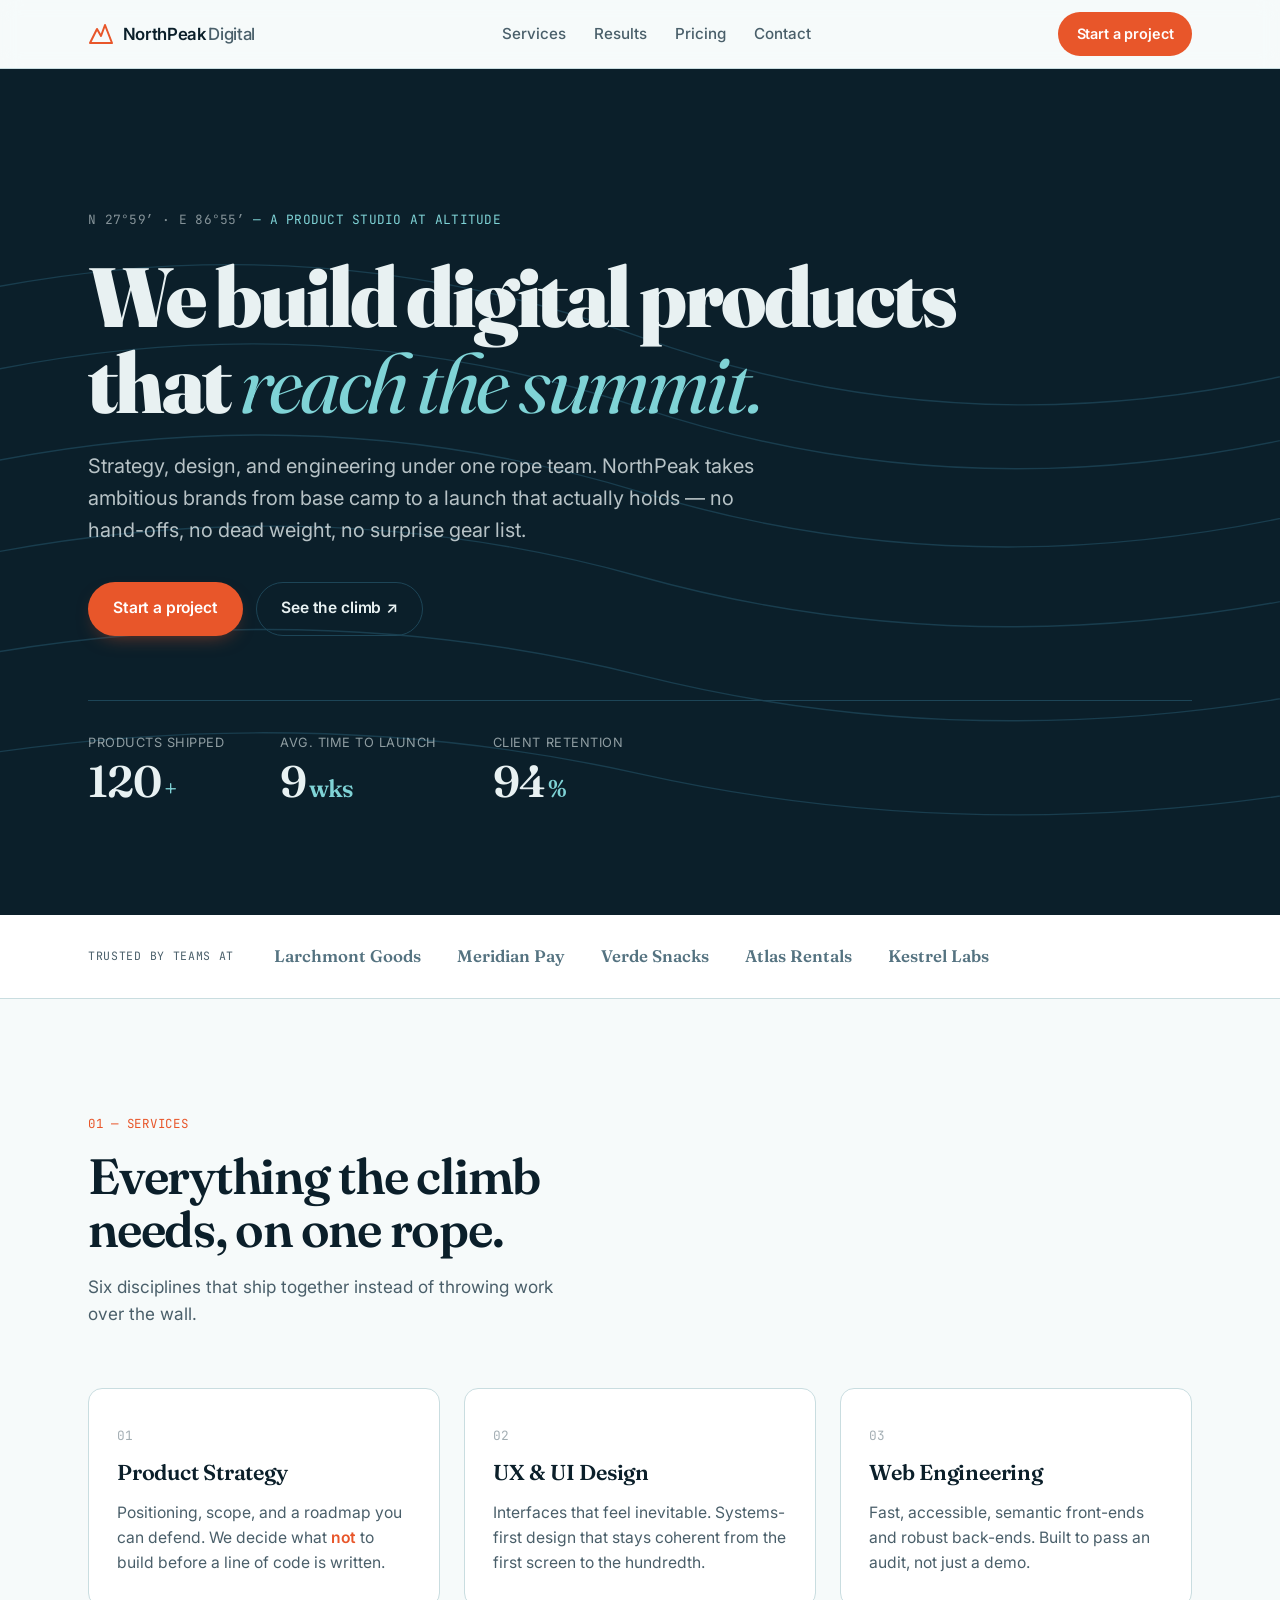
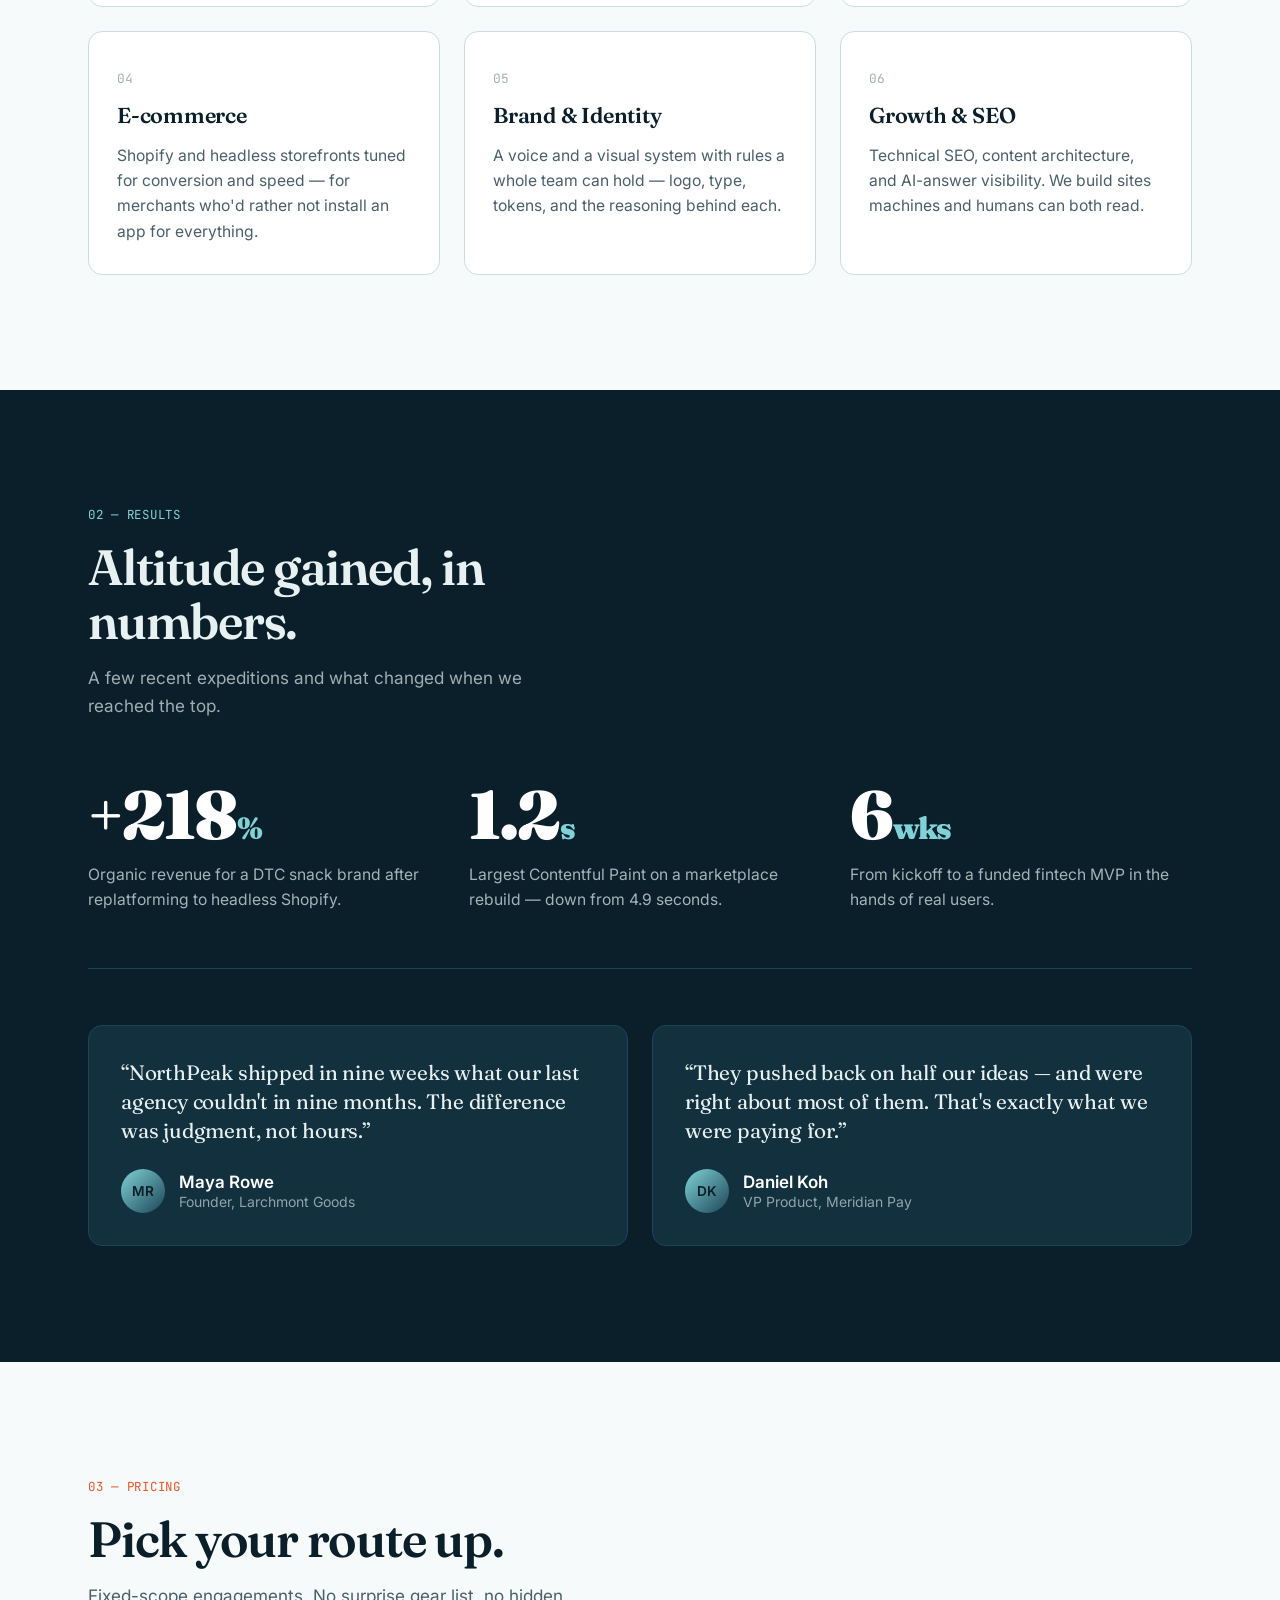
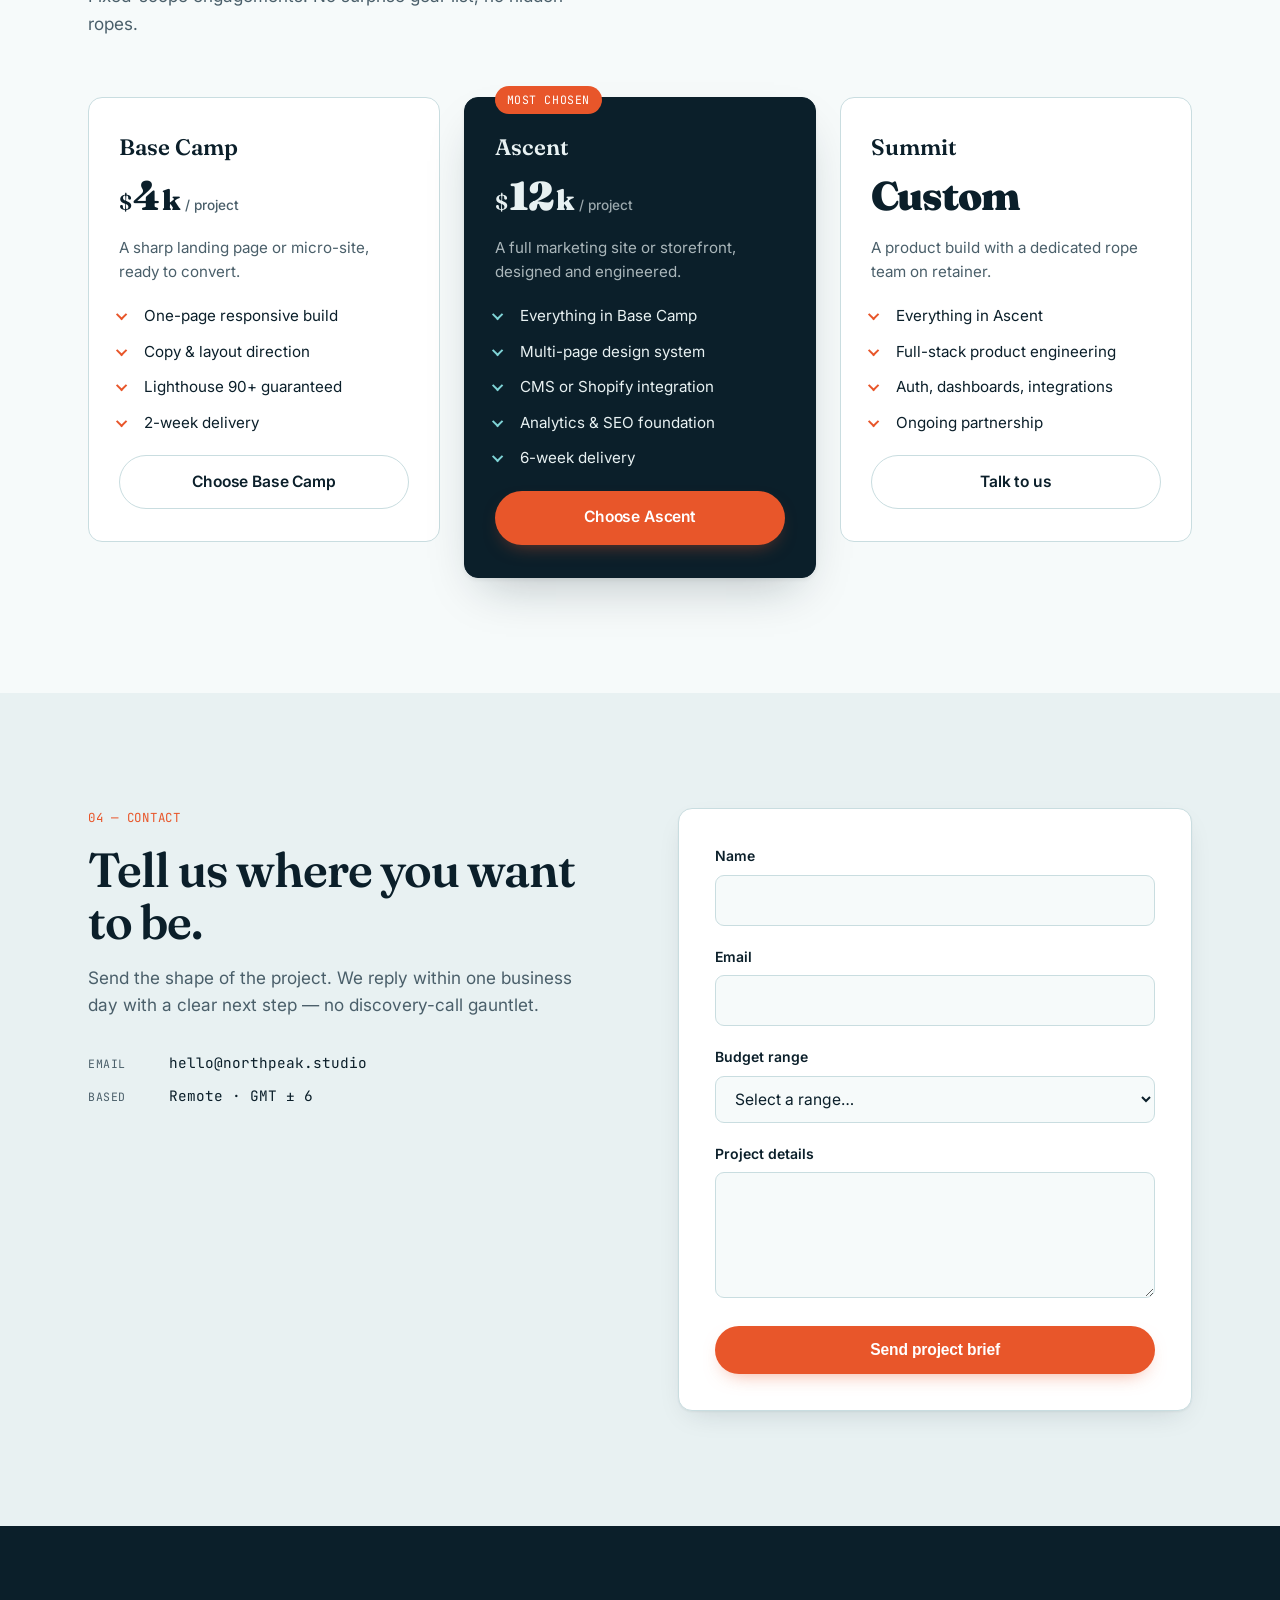
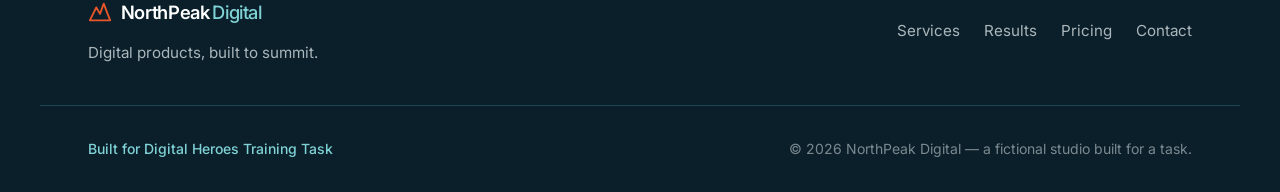
<file: index.html>
<!DOCTYPE html>
<html lang="en">
<head>
<meta charset="UTF-8">
<meta name="viewport" content="width=device-width, initial-scale=1.0">
<title>NorthPeak Digital — Digital products, built to summit</title>
<meta name="description" content="NorthPeak Digital is a product studio for ambitious brands. Strategy, design, and engineering under one rope team — from base camp to a launch that holds.">
<meta name="author" content="NorthPeak Digital">
<meta name="theme-color" content="#0B1F2A">

<!-- Open Graph / social -->
<meta property="og:title" content="NorthPeak Digital — Digital products, built to summit">
<meta property="og:description" content="A product studio for ambitious brands. Strategy, design, and engineering that ships.">
<meta property="og:type" content="website">
<meta name="twitter:card" content="summary_large_image">

<!-- Inline SVG favicon — the peak mark, no extra request -->
<link rel="icon" href="data:image/svg+xml,%3Csvg xmlns='http://www.w3.org/2000/svg' viewBox='0 0 26 26'%3E%3Cpath d='M2 22 L9 8 L13 15 L17 4 L24 22 Z' fill='none' stroke='%23E8562A' stroke-width='2.5' stroke-linejoin='round'/%3E%3C/svg%3E">

<!-- Fonts: preconnect + non-render-blocking load -->
<link rel="preconnect" href="https://fonts.googleapis.com">
<link rel="preconnect" href="https://fonts.gstatic.com" crossorigin>
<link rel="stylesheet" href="https://fonts.googleapis.com/css2?family=Fraunces:ital,opsz,wght@0,9..144,400;0,9..144,600;0,9..144,900;1,9..144,400&family=Inter:wght@400;500;600&family=JetBrains+Mono:wght@500&display=swap" media="print" onload="this.media='all'">
<noscript><link rel="stylesheet" href="https://fonts.googleapis.com/css2?family=Fraunces:ital,opsz,wght@0,9..144,400;0,9..144,600;0,9..144,900;1,9..144,400&family=Inter:wght@400;500;600&family=JetBrains+Mono:wght@500&display=swap"></noscript>

<link rel="stylesheet" href="styles.css">
</head>
<body>

<a class="skip-link" href="#main">Skip to content</a>

<!-- ============ HEADER ============ -->
<header class="site-header" id="top">
  <div class="wrap header-inner">
    <a class="brand" href="#top" aria-label="NorthPeak Digital — home">
      <svg class="brand-mark" width="26" height="26" viewBox="0 0 26 26" aria-hidden="true" focusable="false">
        <path d="M2 22 L9 8 L13 15 L17 4 L24 22 Z" fill="none" stroke="currentColor" stroke-width="2" stroke-linejoin="round"/>
      </svg>
      <span class="brand-name">NorthPeak<span class="brand-dim">Digital</span></span>
    </a>

    <nav class="nav" aria-label="Primary">
      <ul>
        <li><a href="#services">Services</a></li>
        <li><a href="#results">Results</a></li>
        <li><a href="#pricing">Pricing</a></li>
        <li><a href="#contact">Contact</a></li>
      </ul>
    </nav>

    <a class="btn btn-sm header-cta" href="#contact">Start a project</a>
  </div>
</header>

<main id="main">

  <!-- ============ HERO ============ -->
  <section class="hero" aria-labelledby="hero-title">
    <div class="hero-contours" aria-hidden="true">
      <svg viewBox="0 0 1440 600" preserveAspectRatio="xMidYMax slice" width="100%" height="100%">
        <g fill="none" stroke="currentColor">
          <path d="M-40 560 Q 360 420 720 500 T 1480 440" stroke-width="1"/>
          <path d="M-40 500 Q 360 340 720 430 T 1480 360" stroke-width="1"/>
          <path d="M-40 440 Q 360 260 720 360 T 1480 280" stroke-width="1"/>
          <path d="M-40 380 Q 360 190 720 300 T 1480 210" stroke-width="1"/>
          <path d="M-40 320 Q 360 120 720 240 T 1480 150" stroke-width="1"/>
          <path d="M-40 260 Q 360 60 720 190 T 1480 100" stroke-width="1"/>
        </g>
      </svg>
    </div>

    <div class="wrap hero-inner">
      <p class="eyebrow"><span class="eyebrow-alt">N 27°59′ · E 86°55′</span> — a product studio at altitude</p>
      <h1 id="hero-title" class="hero-title">
        We build digital products that <em>reach the summit.</em>
      </h1>
      <p class="hero-lede">
        Strategy, design, and engineering under one rope team. NorthPeak takes ambitious
        brands from base camp to a launch that actually holds — no hand-offs, no dead weight,
        no surprise gear list.
      </p>
      <div class="hero-actions">
        <a class="btn" href="#contact">Start a project</a>
        <a class="btn btn-ghost" href="#results">See the climb <span aria-hidden="true">↗</span></a>
      </div>

      <dl class="hero-stats" aria-label="Studio at a glance">
        <div><dt>Products shipped</dt><dd>120<span class="unit">+</span></dd></div>
        <div><dt>Avg. time to launch</dt><dd>9<span class="unit">wks</span></dd></div>
        <div><dt>Client retention</dt><dd>94<span class="unit">%</span></dd></div>
      </dl>
    </div>
  </section>

  <!-- ============ TRUST STRIP ============ -->
  <section class="trust" aria-label="Trusted by">
    <div class="wrap trust-inner">
      <p class="trust-label">Trusted by teams at</p>
      <ul class="trust-logos" role="list">
        <li>Larchmont&nbsp;Goods</li>
        <li>Meridian&nbsp;Pay</li>
        <li>Verde&nbsp;Snacks</li>
        <li>Atlas&nbsp;Rentals</li>
        <li>Kestrel&nbsp;Labs</li>
      </ul>
    </div>
  </section>

  <!-- ============ SERVICES ============ -->
  <section class="section" id="services" aria-labelledby="services-title">
    <div class="wrap">
      <header class="section-head">
        <p class="label">01 — Services</p>
        <h2 id="services-title">Everything the climb needs, on one rope.</h2>
        <p class="section-sub">Six disciplines that ship together instead of throwing work over the wall.</p>
      </header>

      <ul class="grid services-grid" role="list">
        <li class="card">
          <span class="card-alt">01</span>
          <h3>Product Strategy</h3>
          <p>Positioning, scope, and a roadmap you can defend. We decide what <em>not</em> to build before a line of code is written.</p>
        </li>
        <li class="card">
          <span class="card-alt">02</span>
          <h3>UX &amp; UI Design</h3>
          <p>Interfaces that feel inevitable. Systems-first design that stays coherent from the first screen to the hundredth.</p>
        </li>
        <li class="card">
          <span class="card-alt">03</span>
          <h3>Web Engineering</h3>
          <p>Fast, accessible, semantic front-ends and robust back-ends. Built to pass an audit, not just a demo.</p>
        </li>
        <li class="card">
          <span class="card-alt">04</span>
          <h3>E-commerce</h3>
          <p>Shopify and headless storefronts tuned for conversion and speed — for merchants who'd rather not install an app for everything.</p>
        </li>
        <li class="card">
          <span class="card-alt">05</span>
          <h3>Brand &amp; Identity</h3>
          <p>A voice and a visual system with rules a whole team can hold — logo, type, tokens, and the reasoning behind each.</p>
        </li>
        <li class="card">
          <span class="card-alt">06</span>
          <h3>Growth &amp; SEO</h3>
          <p>Technical SEO, content architecture, and AI-answer visibility. We build sites machines and humans can both read.</p>
        </li>
      </ul>
    </div>
  </section>

  <!-- ============ RESULTS / TESTIMONIALS ============ -->
  <section class="section section-dark" id="results" aria-labelledby="results-title">
    <div class="wrap">
      <header class="section-head">
        <p class="label label-invert">02 — Results</p>
        <h2 id="results-title">Altitude gained, in numbers.</h2>
        <p class="section-sub">A few recent expeditions and what changed when we reached the top.</p>
      </header>

      <div class="results-metrics" role="list">
        <div class="metric" role="listitem">
          <p class="metric-value">+218<span class="unit">%</span></p>
          <p class="metric-label">Organic revenue for a DTC snack brand after replatforming to headless Shopify.</p>
        </div>
        <div class="metric" role="listitem">
          <p class="metric-value">1.2<span class="unit">s</span></p>
          <p class="metric-label">Largest Contentful Paint on a marketplace rebuild — down from 4.9 seconds.</p>
        </div>
        <div class="metric" role="listitem">
          <p class="metric-value">6<span class="unit">wks</span></p>
          <p class="metric-label">From kickoff to a funded fintech MVP in the hands of real users.</p>
        </div>
      </div>

      <ul class="grid quotes-grid" role="list">
        <li class="quote">
          <blockquote>
            <p>“NorthPeak shipped in nine weeks what our last agency couldn't in nine months. The difference was judgment, not hours.”</p>
          </blockquote>
          <figcaption>
            <span class="avatar" aria-hidden="true">MR</span>
            <span class="cite"><strong>Maya Rowe</strong><span>Founder, Larchmont Goods</span></span>
          </figcaption>
        </li>
        <li class="quote">
          <blockquote>
            <p>“They pushed back on half our ideas — and were right about most of them. That's exactly what we were paying for.”</p>
          </blockquote>
          <figcaption>
            <span class="avatar" aria-hidden="true">DK</span>
            <span class="cite"><strong>Daniel Koh</strong><span>VP Product, Meridian Pay</span></span>
          </figcaption>
        </li>
      </ul>
    </div>
  </section>

  <!-- ============ PRICING ============ -->
  <section class="section" id="pricing" aria-labelledby="pricing-title">
    <div class="wrap">
      <header class="section-head">
        <p class="label">03 — Pricing</p>
        <h2 id="pricing-title">Pick your route up.</h2>
        <p class="section-sub">Fixed-scope engagements. No surprise gear list, no hidden ropes.</p>
      </header>

      <ul class="grid pricing-grid" role="list">
        <li class="tier">
          <div class="tier-head">
            <h3>Base Camp</h3>
            <p class="tier-price"><span class="currency">$</span>4<span class="thousands">k</span><span class="per">/ project</span></p>
          </div>
          <p class="tier-note">A sharp landing page or micro-site, ready to convert.</p>
          <ul class="tier-list" role="list">
            <li>One-page responsive build</li>
            <li>Copy &amp; layout direction</li>
            <li>Lighthouse 90+ guaranteed</li>
            <li>2-week delivery</li>
          </ul>
          <a class="btn btn-ghost btn-block" href="#contact">Choose Base Camp</a>
        </li>

        <li class="tier tier-featured">
          <p class="tier-flag">Most chosen</p>
          <div class="tier-head">
            <h3>Ascent</h3>
            <p class="tier-price"><span class="currency">$</span>12<span class="thousands">k</span><span class="per">/ project</span></p>
          </div>
          <p class="tier-note">A full marketing site or storefront, designed and engineered.</p>
          <ul class="tier-list" role="list">
            <li>Everything in Base Camp</li>
            <li>Multi-page design system</li>
            <li>CMS or Shopify integration</li>
            <li>Analytics &amp; SEO foundation</li>
            <li>6-week delivery</li>
          </ul>
          <a class="btn btn-block" href="#contact">Choose Ascent</a>
        </li>

        <li class="tier">
          <div class="tier-head">
            <h3>Summit</h3>
            <p class="tier-price">Custom</p>
          </div>
          <p class="tier-note">A product build with a dedicated rope team on retainer.</p>
          <ul class="tier-list" role="list">
            <li>Everything in Ascent</li>
            <li>Full-stack product engineering</li>
            <li>Auth, dashboards, integrations</li>
            <li>Ongoing partnership</li>
          </ul>
          <a class="btn btn-ghost btn-block" href="#contact">Talk to us</a>
        </li>
      </ul>
    </div>
  </section>

  <!-- ============ CONTACT ============ -->
  <section class="section section-contact" id="contact" aria-labelledby="contact-title">
    <div class="wrap contact-wrap">
      <div class="contact-intro">
        <p class="label">04 — Contact</p>
        <h2 id="contact-title">Tell us where you want to be.</h2>
        <p class="section-sub">Send the shape of the project. We reply within one business day with a clear next step — no discovery-call gauntlet.</p>
        <ul class="contact-meta" role="list">
          <li><span class="contact-meta-k">Email</span> hello@northpeak.studio</li>
          <li><span class="contact-meta-k">Based</span> Remote · GMT ± 6</li>
        </ul>
      </div>

      <form class="contact-form" id="contactForm" novalidate>
        <div class="field">
          <label for="name">Name</label>
          <input type="text" id="name" name="name" autocomplete="name" required aria-required="true" aria-describedby="name-err">
          <p class="err" id="name-err" hidden>Please enter your name.</p>
        </div>

        <div class="field">
          <label for="email">Email</label>
          <input type="email" id="email" name="email" autocomplete="email" required aria-required="true" aria-describedby="email-err" inputmode="email">
          <p class="err" id="email-err" hidden>Enter a valid email so we can reply.</p>
        </div>

        <div class="field">
          <label for="budget">Budget range</label>
          <select id="budget" name="budget" required aria-required="true" aria-describedby="budget-err">
            <option value="">Select a range…</option>
            <option value="under-5k">Under $5k</option>
            <option value="5-15k">$5k – $15k</option>
            <option value="15-40k">$15k – $40k</option>
            <option value="40k-plus">$40k+</option>
          </select>
          <p class="err" id="budget-err" hidden>Pick a range so we can scope it.</p>
        </div>

        <div class="field">
          <label for="message">Project details</label>
          <textarea id="message" name="message" rows="4" required aria-required="true" aria-describedby="message-err"></textarea>
          <p class="err" id="message-err" hidden>Tell us a little about the project (10+ characters).</p>
        </div>

        <button class="btn btn-block" type="submit">Send project brief</button>
        <p class="form-success" id="formSuccess" role="status" hidden>Roped in — thanks. We'll be in touch within one business day.</p>
      </form>
    </div>
  </section>

</main>

<!-- ============ FOOTER ============ -->
<footer class="site-footer">
  <div class="wrap footer-inner">
    <div class="footer-brand">
      <a class="brand" href="#top" aria-label="NorthPeak Digital — back to top">
        <svg class="brand-mark" width="24" height="24" viewBox="0 0 26 26" aria-hidden="true" focusable="false">
          <path d="M2 22 L9 8 L13 15 L17 4 L24 22 Z" fill="none" stroke="currentColor" stroke-width="2" stroke-linejoin="round"/>
        </svg>
        <span class="brand-name">NorthPeak<span class="brand-dim">Digital</span></span>
      </a>
      <p>Digital products, built to summit.</p>
    </div>
    <nav class="footer-nav" aria-label="Footer">
      <a href="#services">Services</a>
      <a href="#results">Results</a>
      <a href="#pricing">Pricing</a>
      <a href="#contact">Contact</a>
    </nav>
  </div>
  <div class="wrap footer-base">
    <p class="credit"><a href="https://digitalheroesco.com" target="_blank" rel="noopener">Built for Digital Heroes Training Task</a></p>
    <p class="copyright">© 2026 NorthPeak Digital — a fictional studio built for a task.</p>
  </div>
</footer>

<script src="script.js" defer></script>
</body>
</html>
</file>
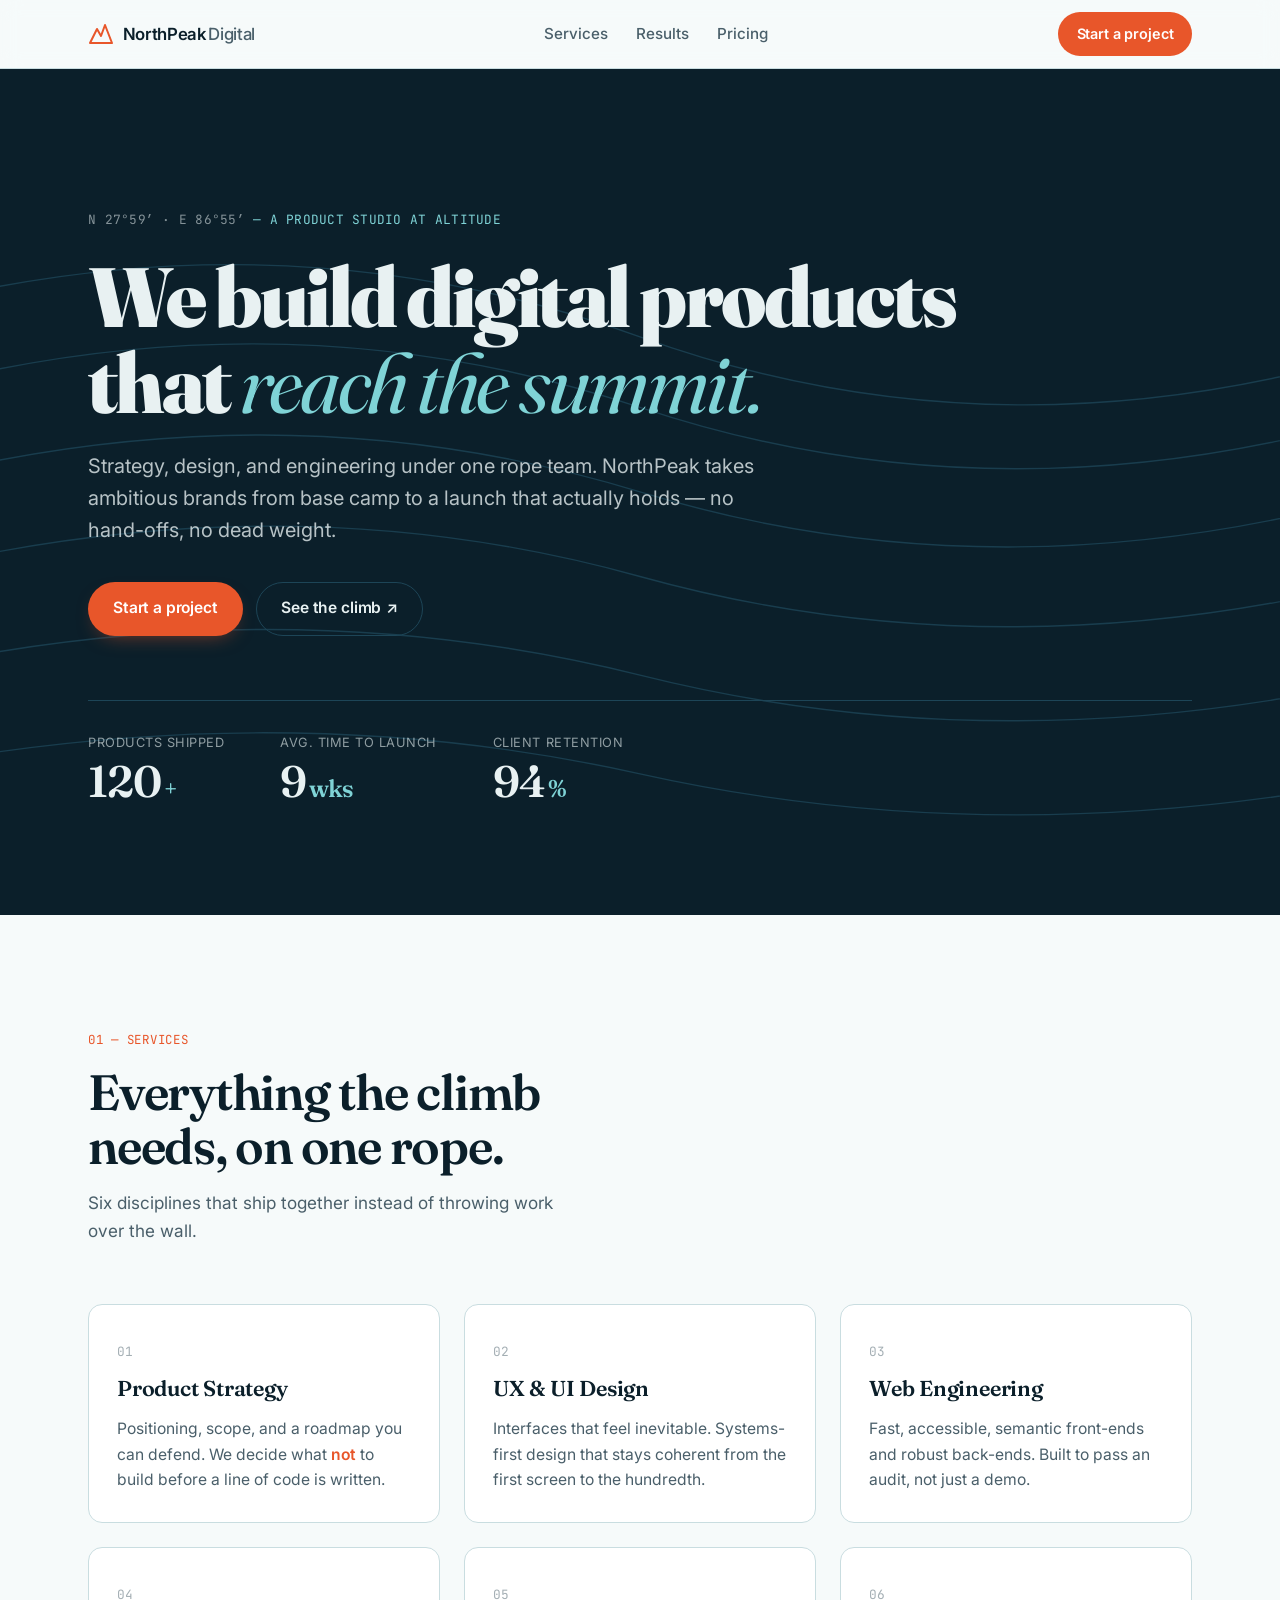
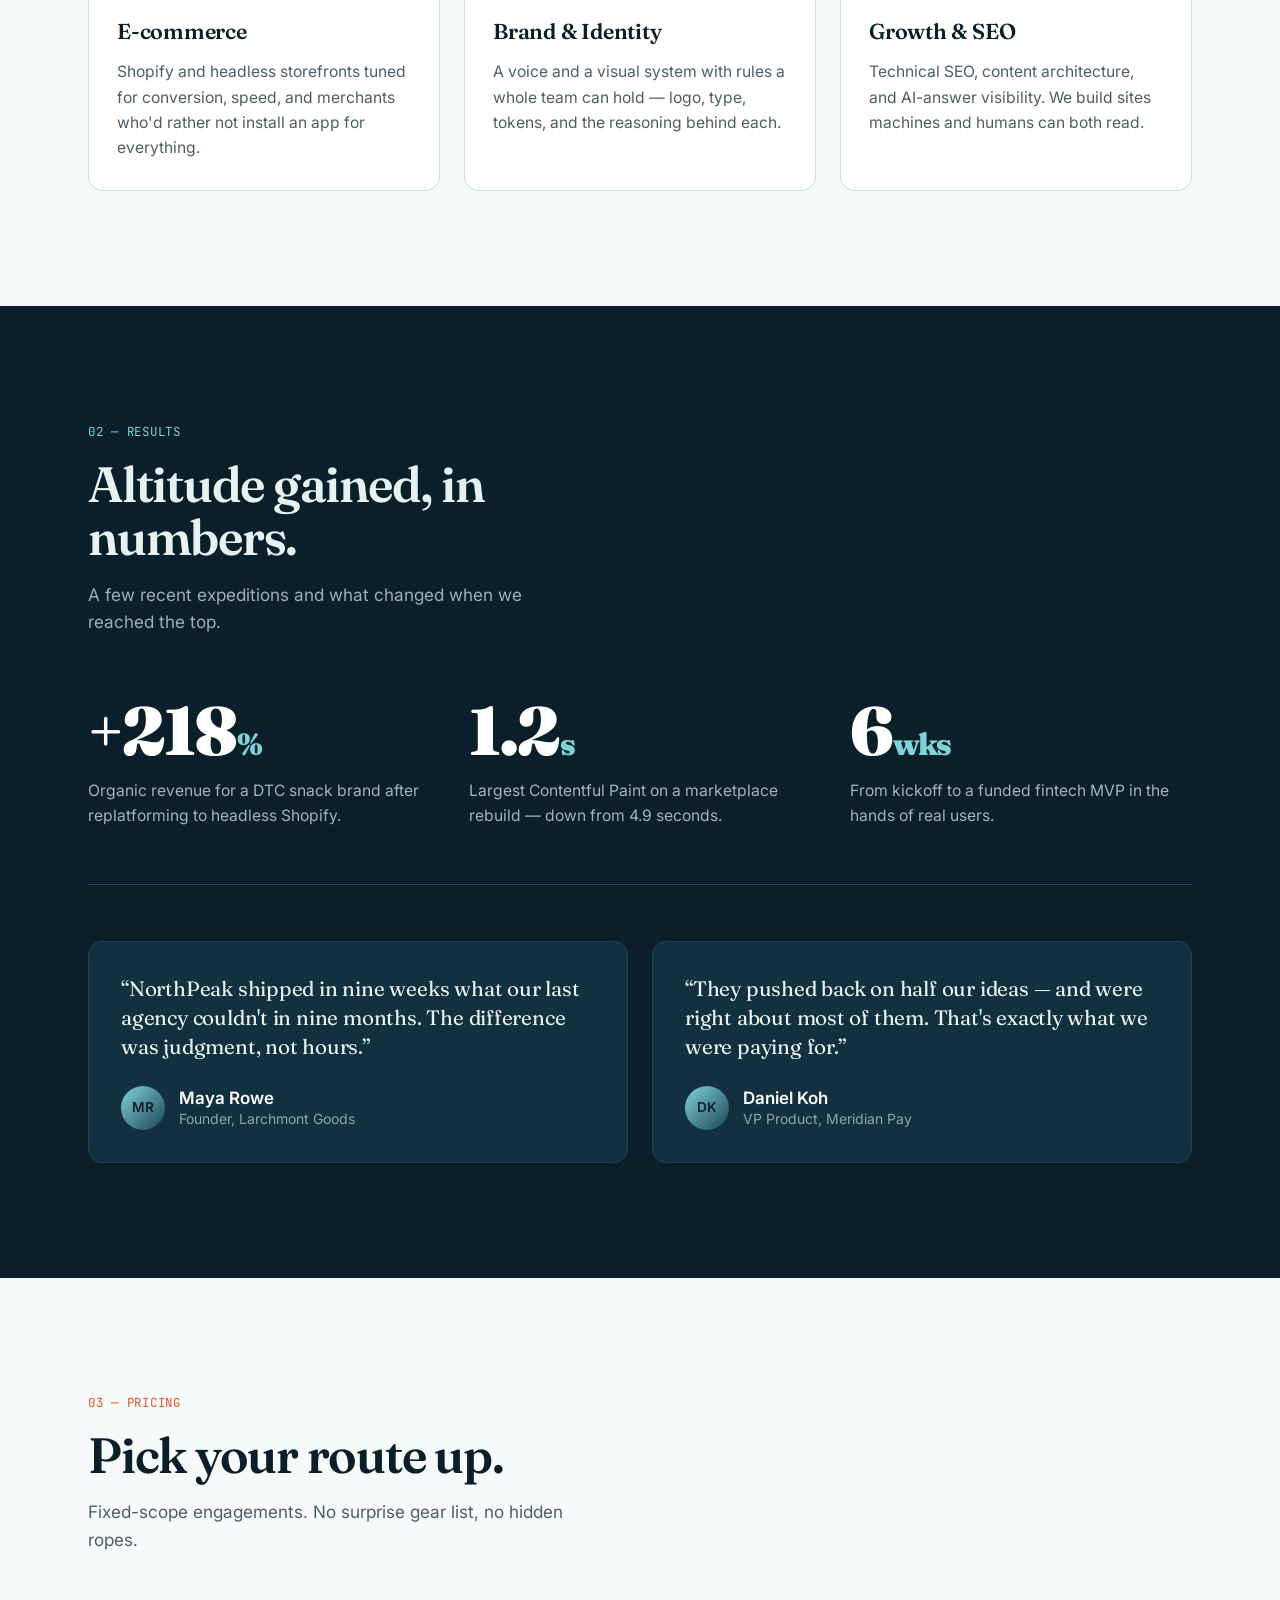
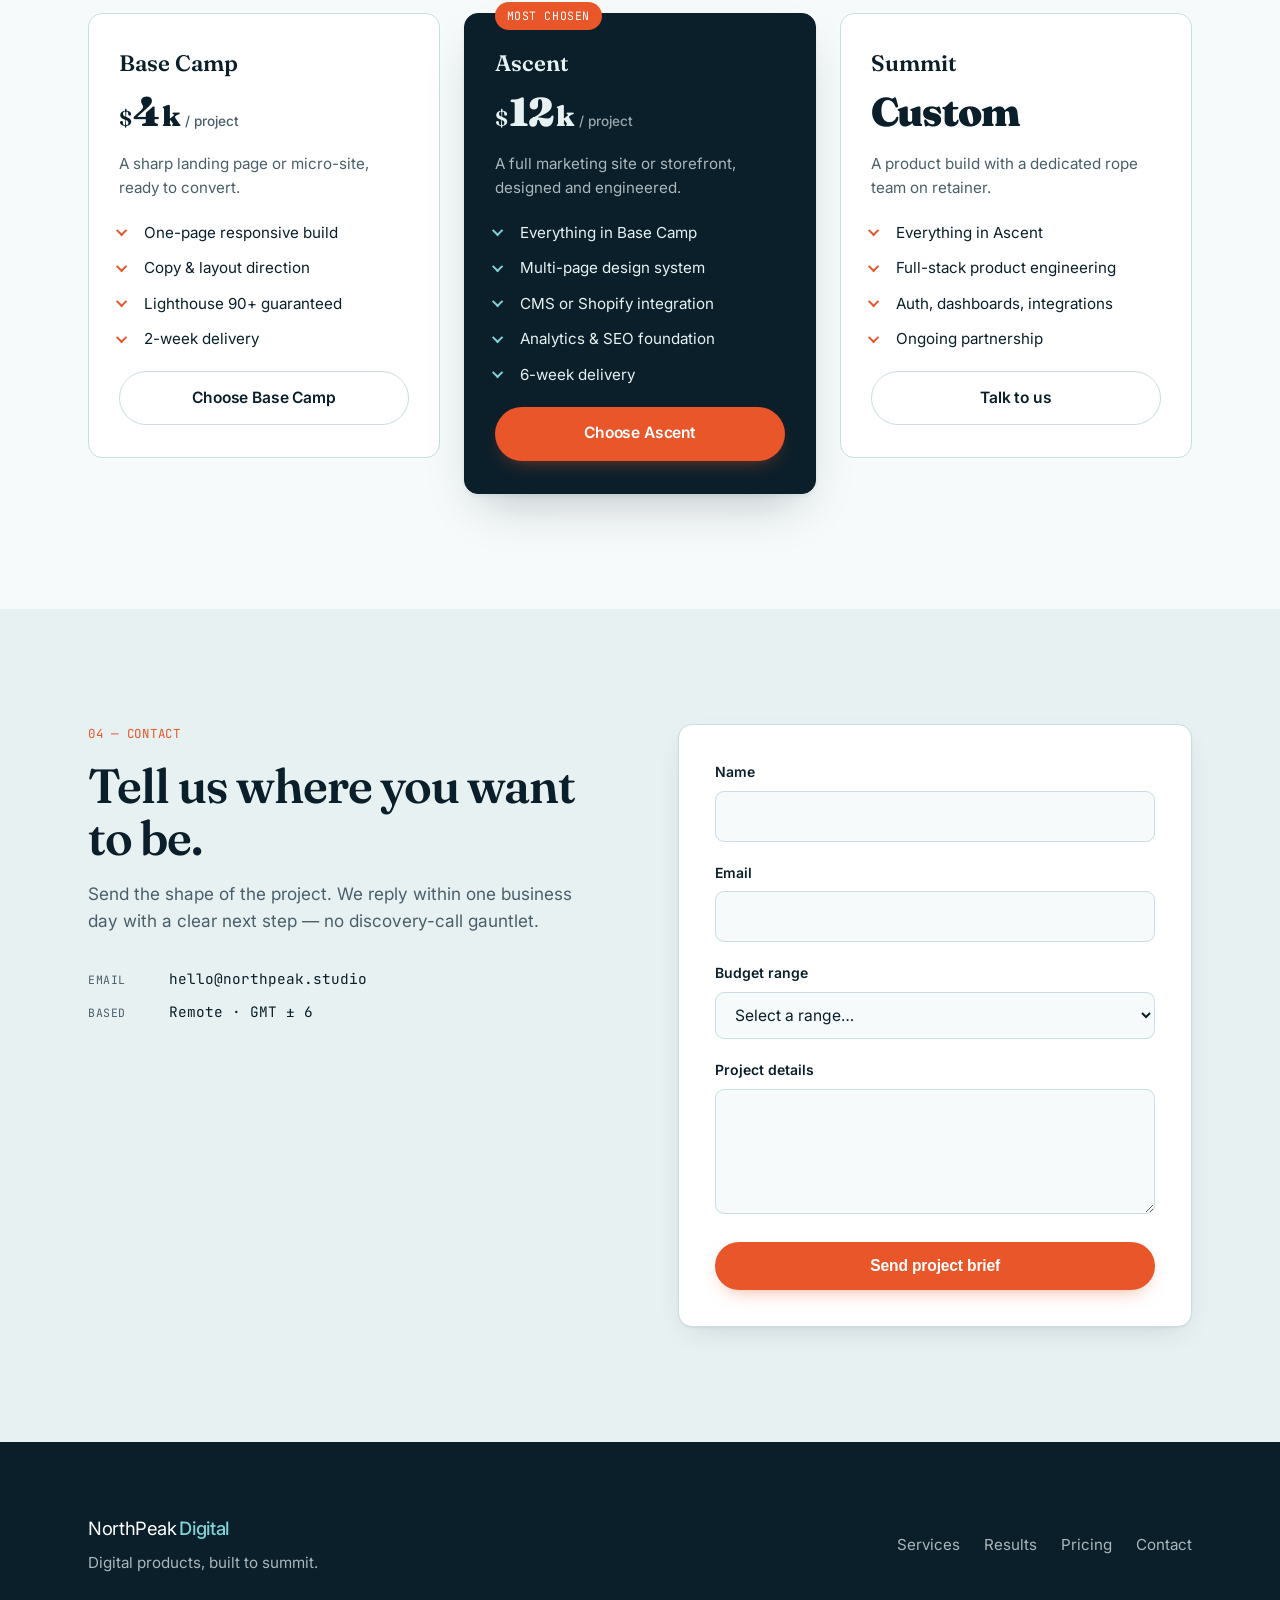
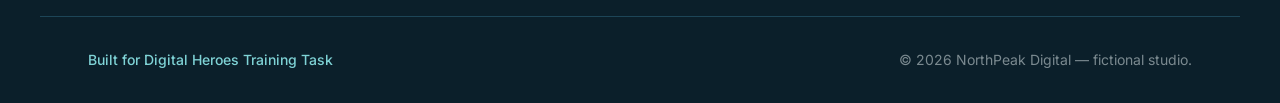
<file: northpeak-digital/index.html>
<!DOCTYPE html>
<html lang="en">
<head>
<meta charset="UTF-8">
<meta name="viewport" content="width=device-width, initial-scale=1.0">
<title>NorthPeak Digital — Digital products, built to summit</title>
<meta name="description" content="NorthPeak Digital is a product studio for ambitious brands. Strategy, design, and engineering that ships — from base camp to launch.">
<meta name="theme-color" content="#0B1F2A">

<!-- Open Graph -->
<meta property="og:title" content="NorthPeak Digital — Digital products, built to summit">
<meta property="og:description" content="A product studio for ambitious brands. Strategy, design, and engineering that ships.">
<meta property="og:type" content="website">

<link rel="preconnect" href="https://fonts.googleapis.com">
<link rel="preconnect" href="https://fonts.gstatic.com" crossorigin>
<link rel="preload" as="style" href="https://fonts.googleapis.com/css2?family=Fraunces:opsz,wght@9..144,400;9..144,600;9..144,900&family=Inter:wght@400;500;600&family=JetBrains+Mono:wght@500&display=swap">
<link rel="stylesheet" href="https://fonts.googleapis.com/css2?family=Fraunces:opsz,wght@9..144,400;9..144,600;9..144,900&family=Inter:wght@400;500;600&family=JetBrains+Mono:wght@500&display=swap" media="print" onload="this.media='all'">
<noscript><link rel="stylesheet" href="https://fonts.googleapis.com/css2?family=Fraunces:opsz,wght@9..144,400;9..144,600;9..144,900&family=Inter:wght@400;500;600&family=JetBrains+Mono:wght@500&display=swap"></noscript>

<link rel="stylesheet" href="styles.css">
</head>
<body>

<a class="skip-link" href="#main">Skip to content</a>

<!-- ============ HEADER ============ -->
<header class="site-header" id="top">
  <div class="wrap header-inner">
    <a class="brand" href="#top" aria-label="NorthPeak Digital, home">
      <svg class="brand-mark" width="26" height="26" viewBox="0 0 26 26" aria-hidden="true" focusable="false">
        <path d="M2 22 L9 8 L13 15 L17 4 L24 22 Z" fill="none" stroke="currentColor" stroke-width="2" stroke-linejoin="round"/>
      </svg>
      <span class="brand-name">NorthPeak<span class="brand-dim">Digital</span></span>
    </a>

    <nav class="nav" aria-label="Primary">
      <ul>
        <li><a href="#services">Services</a></li>
        <li><a href="#results">Results</a></li>
        <li><a href="#pricing">Pricing</a></li>
      </ul>
    </nav>

    <a class="btn btn-sm" href="#contact">Start a project</a>
  </div>
</header>

<main id="main">

  <!-- ============ HERO ============ -->
  <section class="hero" aria-labelledby="hero-title">
    <div class="hero-contours" aria-hidden="true">
      <svg viewBox="0 0 1440 600" preserveAspectRatio="xMidYMax slice" width="100%" height="100%">
        <g fill="none" stroke="currentColor">
          <path d="M-40 560 Q 360 420 720 500 T 1480 440" stroke-width="1"/>
          <path d="M-40 500 Q 360 340 720 430 T 1480 360" stroke-width="1"/>
          <path d="M-40 440 Q 360 260 720 360 T 1480 280" stroke-width="1"/>
          <path d="M-40 380 Q 360 190 720 300 T 1480 210" stroke-width="1"/>
          <path d="M-40 320 Q 360 120 720 240 T 1480 150" stroke-width="1"/>
          <path d="M-40 260 Q 360 60 720 190 T 1480 100" stroke-width="1"/>
        </g>
      </svg>
    </div>

    <div class="wrap hero-inner">
      <p class="eyebrow"><span class="eyebrow-alt">N 27°59′ · E 86°55′</span> — a product studio at altitude</p>
      <h1 id="hero-title" class="hero-title">
        We build digital products that <em>reach the summit.</em>
      </h1>
      <p class="hero-lede">
        Strategy, design, and engineering under one rope team. NorthPeak takes ambitious
        brands from base camp to a launch that actually holds — no hand-offs, no dead weight.
      </p>
      <div class="hero-actions">
        <a class="btn" href="#contact">Start a project</a>
        <a class="btn btn-ghost" href="#results">See the climb <span aria-hidden="true">↗</span></a>
      </div>

      <dl class="hero-stats" aria-label="Studio at a glance">
        <div><dt>Products shipped</dt><dd>120<span class="unit">+</span></dd></div>
        <div><dt>Avg. time to launch</dt><dd>9<span class="unit">wks</span></dd></div>
        <div><dt>Client retention</dt><dd>94<span class="unit">%</span></dd></div>
      </dl>
    </div>
  </section>

  <!-- ============ SERVICES ============ -->
  <section class="section" id="services" aria-labelledby="services-title">
    <div class="wrap">
      <header class="section-head">
        <p class="label">01 — Services</p>
        <h2 id="services-title">Everything the climb needs, on one rope.</h2>
        <p class="section-sub">Six disciplines that ship together instead of throwing work over the wall.</p>
      </header>

      <ul class="grid services-grid" role="list">
        <li class="card">
          <span class="card-alt">01</span>
          <h3>Product Strategy</h3>
          <p>Positioning, scope, and a roadmap you can defend. We decide what <em>not</em> to build before a line of code is written.</p>
        </li>
        <li class="card">
          <span class="card-alt">02</span>
          <h3>UX &amp; UI Design</h3>
          <p>Interfaces that feel inevitable. Systems-first design that stays coherent from the first screen to the hundredth.</p>
        </li>
        <li class="card">
          <span class="card-alt">03</span>
          <h3>Web Engineering</h3>
          <p>Fast, accessible, semantic front-ends and robust back-ends. Built to pass an audit, not just a demo.</p>
        </li>
        <li class="card">
          <span class="card-alt">04</span>
          <h3>E-commerce</h3>
          <p>Shopify and headless storefronts tuned for conversion, speed, and merchants who'd rather not install an app for everything.</p>
        </li>
        <li class="card">
          <span class="card-alt">05</span>
          <h3>Brand &amp; Identity</h3>
          <p>A voice and a visual system with rules a whole team can hold — logo, type, tokens, and the reasoning behind each.</p>
        </li>
        <li class="card">
          <span class="card-alt">06</span>
          <h3>Growth &amp; SEO</h3>
          <p>Technical SEO, content architecture, and AI-answer visibility. We build sites machines and humans can both read.</p>
        </li>
      </ul>
    </div>
  </section>

  <!-- ============ RESULTS / TESTIMONIALS ============ -->
  <section class="section section-dark" id="results" aria-labelledby="results-title">
    <div class="wrap">
      <header class="section-head">
        <p class="label label-invert">02 — Results</p>
        <h2 id="results-title">Altitude gained, in numbers.</h2>
        <p class="section-sub">A few recent expeditions and what changed when we reached the top.</p>
      </header>

      <div class="results-metrics" role="list">
        <div class="metric" role="listitem">
          <p class="metric-value">+218<span class="unit">%</span></p>
          <p class="metric-label">Organic revenue for a DTC snack brand after replatforming to headless Shopify.</p>
        </div>
        <div class="metric" role="listitem">
          <p class="metric-value">1.2<span class="unit">s</span></p>
          <p class="metric-label">Largest Contentful Paint on a marketplace rebuild — down from 4.9 seconds.</p>
        </div>
        <div class="metric" role="listitem">
          <p class="metric-value">6<span class="unit">wks</span></p>
          <p class="metric-label">From kickoff to a funded fintech MVP in the hands of real users.</p>
        </div>
      </div>

      <ul class="grid quotes-grid" role="list">
        <li class="quote">
          <blockquote>
            <p>“NorthPeak shipped in nine weeks what our last agency couldn't in nine months. The difference was judgment, not hours.”</p>
          </blockquote>
          <figcaption>
            <span class="avatar" aria-hidden="true">MR</span>
            <span class="cite"><strong>Maya Rowe</strong><span>Founder, Larchmont Goods</span></span>
          </figcaption>
        </li>
        <li class="quote">
          <blockquote>
            <p>“They pushed back on half our ideas — and were right about most of them. That's exactly what we were paying for.”</p>
          </blockquote>
          <figcaption>
            <span class="avatar" aria-hidden="true">DK</span>
            <span class="cite"><strong>Daniel Koh</strong><span>VP Product, Meridian Pay</span></span>
          </figcaption>
        </li>
      </ul>
    </div>
  </section>

  <!-- ============ PRICING ============ -->
  <section class="section" id="pricing" aria-labelledby="pricing-title">
    <div class="wrap">
      <header class="section-head">
        <p class="label">03 — Pricing</p>
        <h2 id="pricing-title">Pick your route up.</h2>
        <p class="section-sub">Fixed-scope engagements. No surprise gear list, no hidden ropes.</p>
      </header>

      <ul class="grid pricing-grid" role="list">
        <li class="tier">
          <div class="tier-head">
            <h3>Base Camp</h3>
            <p class="tier-price"><span class="currency">$</span>4<span class="thousands">k</span><span class="per">/ project</span></p>
          </div>
          <p class="tier-note">A sharp landing page or micro-site, ready to convert.</p>
          <ul class="tier-list" role="list">
            <li>One-page responsive build</li>
            <li>Copy &amp; layout direction</li>
            <li>Lighthouse 90+ guaranteed</li>
            <li>2-week delivery</li>
          </ul>
          <a class="btn btn-ghost btn-block" href="#contact">Choose Base Camp</a>
        </li>

        <li class="tier tier-featured">
          <p class="tier-flag">Most chosen</p>
          <div class="tier-head">
            <h3>Ascent</h3>
            <p class="tier-price"><span class="currency">$</span>12<span class="thousands">k</span><span class="per">/ project</span></p>
          </div>
          <p class="tier-note">A full marketing site or storefront, designed and engineered.</p>
          <ul class="tier-list" role="list">
            <li>Everything in Base Camp</li>
            <li>Multi-page design system</li>
            <li>CMS or Shopify integration</li>
            <li>Analytics &amp; SEO foundation</li>
            <li>6-week delivery</li>
          </ul>
          <a class="btn btn-block" href="#contact">Choose Ascent</a>
        </li>

        <li class="tier">
          <div class="tier-head">
            <h3>Summit</h3>
            <p class="tier-price">Custom</p>
          </div>
          <p class="tier-note">A product build with a dedicated rope team on retainer.</p>
          <ul class="tier-list" role="list">
            <li>Everything in Ascent</li>
            <li>Full-stack product engineering</li>
            <li>Auth, dashboards, integrations</li>
            <li>Ongoing partnership</li>
          </ul>
          <a class="btn btn-ghost btn-block" href="#contact">Talk to us</a>
        </li>
      </ul>
    </div>
  </section>

  <!-- ============ CONTACT ============ -->
  <section class="section section-contact" id="contact" aria-labelledby="contact-title">
    <div class="wrap contact-wrap">
      <div class="contact-intro">
        <p class="label">04 — Contact</p>
        <h2 id="contact-title">Tell us where you want to be.</h2>
        <p class="section-sub">Send the shape of the project. We reply within one business day with a clear next step — no discovery-call gauntlet.</p>
        <ul class="contact-meta" role="list">
          <li><span class="contact-meta-k">Email</span> hello@northpeak.studio</li>
          <li><span class="contact-meta-k">Based</span> Remote · GMT ± 6</li>
        </ul>
      </div>

      <form class="contact-form" id="contactForm" novalidate>
        <div class="field">
          <label for="name">Name</label>
          <input type="text" id="name" name="name" autocomplete="name" required aria-required="true" aria-describedby="name-err">
          <p class="err" id="name-err" hidden>Please enter your name.</p>
        </div>

        <div class="field">
          <label for="email">Email</label>
          <input type="email" id="email" name="email" autocomplete="email" required aria-required="true" aria-describedby="email-err" inputmode="email">
          <p class="err" id="email-err" hidden>Enter a valid email so we can reply.</p>
        </div>

        <div class="field">
          <label for="budget">Budget range</label>
          <select id="budget" name="budget" required aria-required="true" aria-describedby="budget-err">
            <option value="">Select a range…</option>
            <option value="under-5k">Under $5k</option>
            <option value="5-15k">$5k – $15k</option>
            <option value="15-40k">$15k – $40k</option>
            <option value="40k-plus">$40k+</option>
          </select>
          <p class="err" id="budget-err" hidden>Pick a range so we can scope it.</p>
        </div>

        <div class="field">
          <label for="message">Project details</label>
          <textarea id="message" name="message" rows="4" required aria-required="true" aria-describedby="message-err"></textarea>
          <p class="err" id="message-err" hidden>Tell us a little about the project (10+ characters).</p>
        </div>

        <button class="btn btn-block" type="submit">Send project brief</button>
        <p class="form-success" id="formSuccess" role="status" hidden>Roped in — thanks. We'll be in touch within one business day.</p>
      </form>
    </div>
  </section>

</main>

<!-- ============ FOOTER ============ -->
<footer class="site-footer">
  <div class="wrap footer-inner">
    <div class="footer-brand">
      <span class="brand-name">NorthPeak<span class="brand-dim">Digital</span></span>
      <p>Digital products, built to summit.</p>
    </div>
    <nav class="footer-nav" aria-label="Footer">
      <a href="#services">Services</a>
      <a href="#results">Results</a>
      <a href="#pricing">Pricing</a>
      <a href="#contact">Contact</a>
    </nav>
  </div>
  <div class="wrap footer-base">
    <p class="credit"><a href="https://digitalheroesco.com" target="_blank" rel="noopener">Built for Digital Heroes Training Task</a></p>
    <p class="copyright">© 2026 NorthPeak Digital — fictional studio.</p>
  </div>
</footer>

<script src="script.js" defer></script>
</body>
</html>
</file>
<file: styles.css>
/* =========================================================
   NorthPeak Digital — stylesheet
   Theme: altitude / ascent. Cold-precise base, one warm signal.
   Author: [your name] · Built for Digital Heroes Training Task
   -----------------------------------------------------------
   Contents
     1. Design tokens (:root)
     2. Reset & base
     3. Utilities (wrap, focus, skip link)
     4. Buttons
     5. Header & nav
     6. Hero + contour signature
     7. Trust strip
     8. Sections shell
     9. Services grid
    10. Results (dark) + testimonials
    11. Pricing
    12. Contact + form
    13. Footer
    14. Responsive (1440 / 768 / 360)
    15. Motion preferences + scroll reveal
   ========================================================= */

/* ---------- 1. Design tokens ---------- */
:root {
  /* Palette — named */
  --slate-900: #0B1F2A;   /* deep summit shadow (base) */
  --slate-800: #12303E;   /* raised dark surface */
  --slate-700: #1D4557;   /* borders on dark */
  --glacier:   #E8F1F2;   /* ice-tint light text on dark */
  --frost:     #F6FAFA;   /* page background */
  --paper:     #FFFFFF;
  --ink:       #0B1F2A;   /* body text on light */
  --ink-soft:  #4A5F6A;   /* muted text on light */
  --ice-line:  #C9DDE0;   /* hairlines on light */
  --signal:    #E8562A;   /* warm ascent flare (used with restraint) */
  --signal-dk: #C8431C;
  --summit:    #7FD3D6;   /* glacier accent on dark */

  /* Type */
  --display: "Fraunces", Georgia, "Times New Roman", serif;
  --body: "Inter", system-ui, -apple-system, "Segoe UI", sans-serif;
  --mono: "JetBrains Mono", ui-monospace, "SFMono-Regular", monospace;

  /* Scale & rhythm */
  --wrap: 1200px;
  --gutter: clamp(1.25rem, 4vw, 3rem);
  --section-y: clamp(4rem, 9vw, 7.5rem);
  --radius: 14px;
  --radius-sm: 9px;

  --shadow: 0 1px 2px rgba(11,31,42,.05), 0 10px 30px -12px rgba(11,31,42,.18);
  --shadow-lift: 0 2px 4px rgba(11,31,42,.06), 0 22px 48px -18px rgba(11,31,42,.28);
}

/* ---------- 2. Reset & base ---------- */
*, *::before, *::after { box-sizing: border-box; }
* { margin: 0; }

html { scroll-behavior: smooth; -webkit-text-size-adjust: 100%; }

body {
  font-family: var(--body);
  color: var(--ink);
  background: var(--frost);
  line-height: 1.6;
  font-size: clamp(1rem, 0.96rem + 0.2vw, 1.0625rem);
  -webkit-font-smoothing: antialiased;
  text-rendering: optimizeLegibility;
}

img, svg { display: block; max-width: 100%; }
a { color: inherit; text-decoration: none; }
ul { list-style: none; padding: 0; }

/* ---------- 3. Utilities ---------- */
.wrap {
  width: 100%;
  max-width: var(--wrap);
  margin-inline: auto;
  padding-inline: var(--gutter);
}

:focus-visible {
  outline: 3px solid var(--signal);
  outline-offset: 2px;
  border-radius: 3px;
}

.skip-link {
  position: absolute;
  left: 1rem; top: -100px;
  background: var(--slate-900);
  color: #fff;
  padding: .7rem 1.1rem;
  border-radius: var(--radius-sm);
  z-index: 200;
  transition: top .2s ease;
}
.skip-link:focus { top: 1rem; }

/* ---------- 4. Buttons ---------- */
.btn {
  --_bg: var(--signal);
  --_fg: #fff;
  display: inline-flex;
  align-items: center;
  justify-content: center;
  gap: .5ch;
  font-weight: 600;
  font-size: .975rem;
  letter-spacing: -0.01em;
  padding: .85rem 1.5rem;
  background: var(--_bg);
  color: var(--_fg);
  border: 1px solid transparent;
  border-radius: 100px;
  cursor: pointer;
  transition: transform .15s ease, background-color .2s ease, box-shadow .2s ease;
  box-shadow: 0 8px 20px -10px rgba(232,86,42,.6);
}
.btn:hover { background: var(--signal-dk); transform: translateY(-2px); }
.btn:active { transform: translateY(0); }
.btn-sm { padding: .6rem 1.1rem; font-size: .9rem; box-shadow: none; }
.btn-ghost {
  --_bg: transparent;
  --_fg: var(--ink);
  border-color: var(--ice-line);
  box-shadow: none;
}
.btn-ghost:hover { --_bg: var(--paper); border-color: var(--slate-900); }
.btn-block { width: 100%; }

/* ---------- 5. Header & nav ---------- */
.site-header {
  position: sticky;
  top: 0;
  z-index: 100;
  background: color-mix(in srgb, var(--frost) 82%, transparent);
  backdrop-filter: blur(10px);
  border-bottom: 1px solid var(--ice-line);
}
.header-inner {
  display: flex;
  align-items: center;
  justify-content: space-between;
  gap: 1rem;
  height: 68px;
}
.brand { display: inline-flex; align-items: center; gap: .55rem; font-weight: 600; }
.brand-mark { color: var(--signal); flex-shrink: 0; }
.brand-name { font-size: 1.05rem; letter-spacing: -0.02em; }
.brand-dim { color: var(--ink-soft); font-weight: 500; margin-left: .15em; }

.nav ul { display: flex; gap: 1.75rem; }
.nav a {
  font-size: .95rem;
  color: var(--ink-soft);
  font-weight: 500;
  padding: .25rem 0;
  position: relative;
}
.nav a::after {
  content: "";
  position: absolute;
  left: 0; bottom: -2px;
  width: 0; height: 2px;
  background: var(--signal);
  transition: width .2s ease;
}
.nav a:hover { color: var(--ink); }
.nav a:hover::after { width: 100%; }

/* ---------- 6. Hero ---------- */
.hero {
  position: relative;
  background: var(--slate-900);
  color: var(--glacier);
  overflow: hidden;
  padding-block: clamp(4.5rem, 11vw, 9rem) clamp(4rem, 9vw, 7rem);
}
.hero-contours {
  position: absolute;
  inset: 0;
  color: var(--slate-700);
  opacity: .8;
  pointer-events: none;
}
.hero-contours svg { height: 100%; }
.hero-inner { position: relative; }

.eyebrow {
  font-family: var(--mono);
  font-size: .8rem;
  letter-spacing: 0.02em;
  color: var(--summit);
  text-transform: uppercase;
  margin-bottom: 1.5rem;
}
.eyebrow-alt { color: var(--glacier); opacity: .55; }

.hero-title {
  font-family: var(--display);
  font-weight: 900;
  font-size: clamp(2.6rem, 7vw, 5.25rem);
  line-height: 1.02;
  letter-spacing: -0.03em;
  max-width: 16ch;
  margin-bottom: 1.5rem;
}
.hero-title em { font-style: italic; font-weight: 400; color: var(--summit); }
.hero-lede {
  max-width: 54ch;
  font-size: clamp(1.05rem, 1rem + 0.4vw, 1.25rem);
  color: color-mix(in srgb, var(--glacier) 78%, transparent);
  margin-bottom: 2.25rem;
}
.hero-actions {
  display: flex;
  flex-wrap: wrap;
  gap: .85rem;
  margin-bottom: clamp(2.5rem, 6vw, 4rem);
}
.hero .btn-ghost { --_fg: var(--glacier); border-color: var(--slate-700); }
.hero .btn-ghost:hover { --_bg: var(--slate-800); border-color: var(--summit); }

.hero-stats {
  display: flex;
  flex-wrap: wrap;
  gap: clamp(1.5rem, 5vw, 3.5rem);
  padding-top: 2rem;
  border-top: 1px solid var(--slate-700);
}
.hero-stats dt {
  font-size: .8rem;
  text-transform: uppercase;
  letter-spacing: 0.04em;
  color: color-mix(in srgb, var(--glacier) 60%, transparent);
  margin-bottom: .35rem;
}
.hero-stats dd {
  font-family: var(--display);
  font-weight: 600;
  font-size: clamp(2rem, 4vw, 2.75rem);
  line-height: 1;
  letter-spacing: -0.02em;
}
.hero-stats .unit { color: var(--summit); font-size: .55em; margin-left: .1em; }

/* ---------- 7. Trust strip ---------- */
.trust {
  background: var(--paper);
  border-bottom: 1px solid var(--ice-line);
  padding-block: 1.75rem;
}
.trust-inner {
  display: flex;
  align-items: center;
  gap: clamp(1rem, 4vw, 2.5rem);
  flex-wrap: wrap;
}
.trust-label {
  font-family: var(--mono);
  font-size: .72rem;
  text-transform: uppercase;
  letter-spacing: 0.06em;
  color: var(--ink-soft);
  white-space: nowrap;
}
.trust-logos {
  display: flex;
  flex-wrap: wrap;
  gap: clamp(1rem, 3vw, 2.25rem);
  font-family: var(--display);
  font-weight: 600;
  font-size: 1.05rem;
  color: var(--slate-700);
  opacity: .75;
}

/* ---------- 8. Sections shell ---------- */
.section { padding-block: var(--section-y); }
.section-head { max-width: 44ch; margin-bottom: clamp(2.5rem, 5vw, 3.75rem); }
.label {
  font-family: var(--mono);
  font-size: .78rem;
  text-transform: uppercase;
  letter-spacing: 0.06em;
  color: var(--signal);
  margin-bottom: 1rem;
}
.label-invert { color: var(--summit); }
.section-head h2 {
  font-family: var(--display);
  font-weight: 600;
  font-size: clamp(2rem, 4.2vw, 3.1rem);
  line-height: 1.08;
  letter-spacing: -0.025em;
}
.section-sub { margin-top: 1rem; color: var(--ink-soft); font-size: 1.075rem; }

.grid { display: grid; gap: clamp(1rem, 2vw, 1.5rem); }

/* ---------- 9. Services ---------- */
.services-grid { grid-template-columns: repeat(3, 1fr); }
.card {
  position: relative;
  background: var(--paper);
  border: 1px solid var(--ice-line);
  border-radius: var(--radius);
  padding: 2rem 1.75rem 1.9rem;
  transition: transform .2s ease, box-shadow .2s ease, border-color .2s ease;
  overflow: hidden;
}
.card::before {
  content: "";
  position: absolute;
  left: 0; top: 0;
  width: 100%; height: 3px;
  background: var(--signal);
  transform: scaleX(0);
  transform-origin: left;
  transition: transform .25s ease;
}
.card:hover { transform: translateY(-4px); box-shadow: var(--shadow-lift); border-color: transparent; }
.card:hover::before { transform: scaleX(1); }
.card-alt { font-family: var(--mono); font-size: .8rem; color: var(--ink-soft); opacity: .5; }
.card h3 {
  font-family: var(--display);
  font-weight: 600;
  font-size: 1.35rem;
  letter-spacing: -0.01em;
  margin: .5rem 0 .6rem;
}
.card p { color: var(--ink-soft); font-size: .98rem; }
.card em { font-style: normal; color: var(--signal); font-weight: 600; }

/* ---------- 10. Results (dark) + testimonials ---------- */
.section-dark { background: var(--slate-900); color: var(--glacier); }
.section-dark .section-sub { color: color-mix(in srgb, var(--glacier) 68%, transparent); }

.results-metrics {
  display: grid;
  grid-template-columns: repeat(3, 1fr);
  gap: clamp(1.5rem, 3vw, 2.5rem);
  padding-bottom: clamp(2.5rem, 5vw, 3.5rem);
  margin-bottom: clamp(2.5rem, 5vw, 3.5rem);
  border-bottom: 1px solid var(--slate-700);
}
.metric-value {
  font-family: var(--display);
  font-weight: 900;
  font-size: clamp(2.75rem, 6vw, 4.25rem);
  line-height: 1;
  letter-spacing: -0.03em;
  color: #fff;
}
.metric-value .unit { color: var(--summit); font-size: .45em; margin-left: .05em; }
.metric-label {
  margin-top: .9rem;
  color: color-mix(in srgb, var(--glacier) 70%, transparent);
  font-size: .98rem;
  max-width: 34ch;
}

.quotes-grid { grid-template-columns: repeat(2, 1fr); }
.quote {
  background: var(--slate-800);
  border: 1px solid var(--slate-700);
  border-radius: var(--radius);
  padding: 2rem;
}
.quote blockquote p {
  font-family: var(--display);
  font-size: 1.3rem;
  line-height: 1.4;
  letter-spacing: -0.01em;
  color: var(--glacier);
}
.quote figcaption { display: flex; align-items: center; gap: .85rem; margin-top: 1.5rem; }
.avatar {
  display: grid;
  place-items: center;
  width: 44px; height: 44px;
  border-radius: 50%;
  background: linear-gradient(135deg, var(--summit), var(--slate-700));
  color: var(--slate-900);
  font-weight: 600;
  font-size: .85rem;
  flex-shrink: 0;
}
.cite { display: flex; flex-direction: column; line-height: 1.35; }
.cite strong { color: #fff; font-weight: 600; }
.cite span { font-size: .875rem; color: color-mix(in srgb, var(--glacier) 60%, transparent); }

/* ---------- 11. Pricing ---------- */
.pricing-grid { grid-template-columns: repeat(3, 1fr); align-items: start; }
.tier {
  position: relative;
  background: var(--paper);
  border: 1px solid var(--ice-line);
  border-radius: var(--radius);
  padding: 2rem 1.85rem;
  display: flex;
  flex-direction: column;
  gap: 1.25rem;
}
.tier-featured {
  background: var(--slate-900);
  color: var(--glacier);
  border-color: var(--slate-900);
  box-shadow: var(--shadow-lift);
}
.tier-flag {
  position: absolute;
  top: -12px; left: 1.85rem;
  background: var(--signal);
  color: #fff;
  font-family: var(--mono);
  font-size: .72rem;
  text-transform: uppercase;
  letter-spacing: 0.05em;
  padding: .3rem .75rem;
  border-radius: 100px;
}
.tier-head h3 { font-family: var(--display); font-weight: 600; font-size: 1.4rem; margin-bottom: .6rem; }
.tier-price {
  font-family: var(--display);
  font-weight: 900;
  font-size: 2.5rem;
  line-height: 1;
  letter-spacing: -0.03em;
  display: flex;
  align-items: baseline;
  gap: .1ch;
}
.tier-price .currency { font-size: .55em; font-weight: 600; }
.tier-price .thousands { font-size: .7em; }
.tier-price .per {
  font-family: var(--body);
  font-size: .85rem;
  font-weight: 500;
  letter-spacing: 0;
  color: var(--ink-soft);
  margin-left: .4ch;
}
.tier-featured .tier-price .per { color: color-mix(in srgb, var(--glacier) 65%, transparent); }
.tier-note { color: var(--ink-soft); font-size: .95rem; }
.tier-featured .tier-note { color: color-mix(in srgb, var(--glacier) 72%, transparent); }
.tier-list { display: flex; flex-direction: column; gap: .7rem; flex-grow: 1; }
.tier-list li { position: relative; padding-left: 1.6rem; font-size: .95rem; }
.tier-list li::before {
  content: "";
  position: absolute;
  left: 0; top: .5em;
  width: 8px; height: 8px;
  border-left: 2px solid var(--signal);
  border-bottom: 2px solid var(--signal);
  transform: rotate(-45deg) translateY(-2px);
}
.tier-featured .tier-list li::before { border-color: var(--summit); }
.tier .btn-ghost { margin-top: auto; }
.tier-featured .btn-ghost { --_fg: var(--glacier); border-color: var(--slate-700); }
.tier-featured .btn-ghost:hover { --_bg: var(--slate-800); border-color: var(--summit); }

/* ---------- 12. Contact + form ---------- */
.section-contact { background: var(--glacier); }
.contact-wrap {
  display: grid;
  grid-template-columns: 1fr 1fr;
  gap: clamp(2.5rem, 6vw, 5rem);
  align-items: start;
}
.contact-intro h2 {
  font-family: var(--display);
  font-weight: 600;
  font-size: clamp(2rem, 4vw, 3rem);
  line-height: 1.08;
  letter-spacing: -0.025em;
}
.contact-meta {
  margin-top: 2rem;
  display: flex;
  flex-direction: column;
  gap: .6rem;
  font-family: var(--mono);
  font-size: .9rem;
}
.contact-meta-k {
  display: inline-block;
  width: 4.5rem;
  color: var(--ink-soft);
  text-transform: uppercase;
  font-size: .72rem;
  letter-spacing: 0.05em;
}
.contact-form {
  background: var(--paper);
  border: 1px solid var(--ice-line);
  border-radius: var(--radius);
  padding: clamp(1.5rem, 3vw, 2.25rem);
  box-shadow: var(--shadow);
}
.field { margin-bottom: 1.25rem; }
.field label { display: block; font-size: .875rem; font-weight: 600; margin-bottom: .45rem; }
.field input,
.field select,
.field textarea {
  width: 100%;
  font: inherit;
  font-size: .975rem;
  color: var(--ink);
  padding: .75rem .9rem;
  background: var(--frost);
  border: 1.5px solid var(--ice-line);
  border-radius: var(--radius-sm);
  transition: border-color .18s ease, box-shadow .18s ease;
}
.field textarea { resize: vertical; min-height: 96px; }
.field input:focus,
.field select:focus,
.field textarea:focus {
  outline: none;
  border-color: var(--signal);
  box-shadow: 0 0 0 3px rgba(232,86,42,.15);
}
.field input[aria-invalid="true"],
.field select[aria-invalid="true"],
.field textarea[aria-invalid="true"] {
  border-color: var(--signal-dk);
  background: #fdf3f0;
}
.err { color: var(--signal-dk); font-size: .825rem; margin-top: .4rem; font-weight: 500; }
.form-success {
  margin-top: 1rem;
  padding: .85rem 1rem;
  background: #e6f4ee;
  border: 1px solid #a9d8bf;
  border-radius: var(--radius-sm);
  color: #1a6b45;
  font-size: .925rem;
  font-weight: 500;
}

/* ---------- 13. Footer ---------- */
.site-footer {
  background: var(--slate-900);
  color: color-mix(in srgb, var(--glacier) 72%, transparent);
  padding-block: clamp(3rem, 6vw, 4.5rem) 2rem;
}
.footer-inner {
  display: flex;
  justify-content: space-between;
  flex-wrap: wrap;
  gap: 2rem;
  padding-bottom: 2.5rem;
  margin-bottom: 2rem;
  border-bottom: 1px solid var(--slate-700);
}
.footer-brand .brand-mark { color: var(--signal); }
.footer-brand .brand-name { color: #fff; font-size: 1.15rem; }
.footer-brand > p { margin-top: .5rem; font-size: .95rem; }
.footer-brand .brand-dim { color: var(--summit); }
.footer-nav { display: flex; gap: 1.5rem; flex-wrap: wrap; align-items: center; }
.footer-nav a { font-size: .95rem; transition: color .18s ease; }
.footer-nav a:hover { color: #fff; }
.footer-base {
  display: flex;
  justify-content: space-between;
  flex-wrap: wrap;
  gap: .75rem;
  font-size: .875rem;
}
.credit a {
  color: var(--summit);
  font-weight: 500;
  border-bottom: 1px solid transparent;
  transition: border-color .18s ease;
}
.credit a:hover { border-color: var(--summit); }
.copyright { opacity: .7; }

/* =========================================================
   14. Responsive — tuned for 1440 / 768 / 360
   ========================================================= */

/* Tablet — 768px range */
@media (max-width: 900px) {
  .services-grid { grid-template-columns: repeat(2, 1fr); }
  .pricing-grid { grid-template-columns: 1fr; max-width: 480px; }
  .tier-featured { order: -1; }
  .contact-wrap { grid-template-columns: 1fr; }
  .results-metrics { grid-template-columns: 1fr; gap: 2rem; }
  .quotes-grid { grid-template-columns: 1fr; }
}

@media (max-width: 760px) {
  .nav { display: none; }
  .header-cta { margin-left: auto; }
}

/* Phone — 360px range */
@media (max-width: 560px) {
  .services-grid { grid-template-columns: 1fr; }
  .header-inner { height: 60px; }
  .brand-name { font-size: 1rem; }
  .hero-actions { flex-direction: column; align-items: stretch; }
  .hero-actions .btn { width: 100%; }
  .hero-stats { gap: 1.5rem 2rem; }
  .hero-stats > div { min-width: 40%; }
  .trust-inner { flex-direction: column; align-items: flex-start; gap: .75rem; }
  .quote { padding: 1.5rem; }
  .quote blockquote p { font-size: 1.15rem; }
  .footer-base { flex-direction: column; }
}

@media (max-width: 380px) {
  .hero-stats { flex-direction: column; gap: 1.25rem; }
  .hero-stats > div { min-width: 0; }
}

/* =========================================================
   15. Motion preferences + scroll reveal
   ========================================================= */
@media (prefers-reduced-motion: reduce) {
  * {
    animation-duration: 0.01ms !important;
    animation-iteration-count: 1 !important;
    transition-duration: 0.01ms !important;
    scroll-behavior: auto !important;
  }
}

.reveal { opacity: 0; transform: translateY(18px); transition: opacity .6s ease, transform .6s ease; }
.reveal.is-visible { opacity: 1; transform: none; }
@media (prefers-reduced-motion: reduce) {
  .reveal { opacity: 1; transform: none; }
}
</file>
<file: northpeak-digital/styles.css>
/* =========================================================
   NorthPeak Digital — stylesheet
   Theme: altitude / ascent. Cold-precise base, one warm signal.
   ========================================================= */

:root {
  /* Palette — named */
  --slate-900: #0B1F2A;   /* deep summit shadow (base) */
  --slate-800: #12303E;   /* raised dark surface */
  --slate-700: #1D4557;   /* borders on dark */
  --glacier:   #E8F1F2;   /* ice-tint light surface */
  --frost:     #F6FAFA;   /* page background */
  --paper:     #FFFFFF;
  --ink:       #0B1F2A;   /* body text on light */
  --ink-soft:  #4A5F6A;   /* muted text on light */
  --ice-line:  #C9DDE0;   /* hairlines on light */
  --signal:    #E8562A;   /* warm ascent flare (used with restraint) */
  --signal-dk: #C8431C;
  --summit:    #7FD3D6;   /* glacier accent on dark */

  /* Type */
  --display: "Fraunces", Georgia, "Times New Roman", serif;
  --body: "Inter", system-ui, -apple-system, "Segoe UI", sans-serif;
  --mono: "JetBrains Mono", ui-monospace, "SFMono-Regular", monospace;

  /* Scale & rhythm */
  --wrap: 1200px;
  --gutter: clamp(1.25rem, 4vw, 3rem);
  --section-y: clamp(4rem, 9vw, 7.5rem);
  --radius: 14px;
  --radius-sm: 9px;

  --shadow: 0 1px 2px rgba(11,31,42,.05), 0 10px 30px -12px rgba(11,31,42,.18);
  --shadow-lift: 0 2px 4px rgba(11,31,42,.06), 0 22px 48px -18px rgba(11,31,42,.28);
}

/* ---------- Reset / base ---------- */
*, *::before, *::after { box-sizing: border-box; }
* { margin: 0; }

html { scroll-behavior: smooth; -webkit-text-size-adjust: 100%; }

body {
  font-family: var(--body);
  color: var(--ink);
  background: var(--frost);
  line-height: 1.6;
  font-size: clamp(1rem, 0.96rem + 0.2vw, 1.0625rem);
  -webkit-font-smoothing: antialiased;
  text-rendering: optimizeLegibility;
}

img, svg { display: block; max-width: 100%; }
a { color: inherit; text-decoration: none; }
ul { list-style: none; padding: 0; }

.wrap {
  width: 100%;
  max-width: var(--wrap);
  margin-inline: auto;
  padding-inline: var(--gutter);
}

/* ---------- Focus & skip link ---------- */
:focus-visible {
  outline: 3px solid var(--signal);
  outline-offset: 2px;
  border-radius: 3px;
}
.skip-link {
  position: absolute;
  left: 1rem; top: -100px;
  background: var(--slate-900);
  color: #fff;
  padding: .7rem 1.1rem;
  border-radius: var(--radius-sm);
  z-index: 200;
  transition: top .2s ease;
}
.skip-link:focus { top: 1rem; }

/* ---------- Buttons ---------- */
.btn {
  --_bg: var(--signal);
  --_fg: #fff;
  display: inline-flex;
  align-items: center;
  justify-content: center;
  gap: .5ch;
  font-weight: 600;
  font-size: .975rem;
  letter-spacing: -0.01em;
  padding: .85rem 1.5rem;
  background: var(--_bg);
  color: var(--_fg);
  border: 1px solid transparent;
  border-radius: 100px;
  cursor: pointer;
  transition: transform .15s ease, background-color .2s ease, box-shadow .2s ease;
  box-shadow: 0 8px 20px -10px rgba(232,86,42,.6);
}
.btn:hover { background: var(--signal-dk); transform: translateY(-2px); }
.btn:active { transform: translateY(0); }
.btn-sm { padding: .6rem 1.1rem; font-size: .9rem; box-shadow: none; }
.btn-ghost {
  --_bg: transparent;
  --_fg: var(--ink);
  border-color: var(--ice-line);
  box-shadow: none;
}
.btn-ghost:hover { --_bg: var(--paper); border-color: var(--slate-900); }
.btn-block { width: 100%; }

/* ---------- Header ---------- */
.site-header {
  position: sticky;
  top: 0;
  z-index: 100;
  background: color-mix(in srgb, var(--frost) 82%, transparent);
  backdrop-filter: blur(10px);
  border-bottom: 1px solid var(--ice-line);
}
.header-inner {
  display: flex;
  align-items: center;
  justify-content: space-between;
  gap: 1rem;
  height: 68px;
}
.brand {
  display: inline-flex;
  align-items: center;
  gap: .55rem;
  font-weight: 600;
}
.brand-mark { color: var(--signal); flex-shrink: 0; }
.brand-name { font-size: 1.05rem; letter-spacing: -0.02em; }
.brand-dim { color: var(--ink-soft); font-weight: 500; margin-left: .15em; }

.nav ul { display: flex; gap: 1.75rem; }
.nav a {
  font-size: .95rem;
  color: var(--ink-soft);
  font-weight: 500;
  padding: .25rem 0;
  position: relative;
}
.nav a::after {
  content: "";
  position: absolute;
  left: 0; bottom: -2px;
  width: 0; height: 2px;
  background: var(--signal);
  transition: width .2s ease;
}
.nav a:hover { color: var(--ink); }
.nav a:hover::after { width: 100%; }

/* ---------- Hero ---------- */
.hero {
  position: relative;
  background: var(--slate-900);
  color: var(--glacier);
  overflow: hidden;
  padding-block: clamp(4.5rem, 11vw, 9rem) clamp(4rem, 9vw, 7rem);
}
.hero-contours {
  position: absolute;
  inset: 0;
  color: var(--slate-700);
  opacity: .8;
  pointer-events: none;
}
.hero-contours svg { height: 100%; }
.hero-inner { position: relative; }

.eyebrow {
  font-family: var(--mono);
  font-size: .8rem;
  letter-spacing: 0.02em;
  color: var(--summit);
  text-transform: uppercase;
  margin-bottom: 1.5rem;
}
.eyebrow-alt { color: var(--glacier); opacity: .55; }

.hero-title {
  font-family: var(--display);
  font-weight: 900;
  font-size: clamp(2.6rem, 7vw, 5.25rem);
  line-height: 1.02;
  letter-spacing: -0.03em;
  max-width: 16ch;
  margin-bottom: 1.5rem;
}
.hero-title em {
  font-style: italic;
  font-weight: 400;
  color: var(--summit);
}
.hero-lede {
  max-width: 52ch;
  font-size: clamp(1.05rem, 1rem + 0.4vw, 1.25rem);
  color: color-mix(in srgb, var(--glacier) 78%, transparent);
  margin-bottom: 2.25rem;
}
.hero-actions {
  display: flex;
  flex-wrap: wrap;
  gap: .85rem;
  margin-bottom: clamp(2.5rem, 6vw, 4rem);
}
.hero .btn-ghost {
  --_fg: var(--glacier);
  border-color: var(--slate-700);
}
.hero .btn-ghost:hover { --_bg: var(--slate-800); border-color: var(--summit); }

.hero-stats {
  display: flex;
  flex-wrap: wrap;
  gap: clamp(1.5rem, 5vw, 3.5rem);
  padding-top: 2rem;
  border-top: 1px solid var(--slate-700);
}
.hero-stats dt {
  font-size: .8rem;
  text-transform: uppercase;
  letter-spacing: 0.04em;
  color: color-mix(in srgb, var(--glacier) 60%, transparent);
  margin-bottom: .35rem;
}
.hero-stats dd {
  font-family: var(--display);
  font-weight: 600;
  font-size: clamp(2rem, 4vw, 2.75rem);
  line-height: 1;
  letter-spacing: -0.02em;
}
.hero-stats .unit { color: var(--summit); font-size: .55em; margin-left: .1em; }

/* ---------- Sections ---------- */
.section { padding-block: var(--section-y); }
.section-head { max-width: 44ch; margin-bottom: clamp(2.5rem, 5vw, 3.75rem); }
.label {
  font-family: var(--mono);
  font-size: .78rem;
  text-transform: uppercase;
  letter-spacing: 0.06em;
  color: var(--signal);
  margin-bottom: 1rem;
}
.label-invert { color: var(--summit); }
.section-head h2 {
  font-family: var(--display);
  font-weight: 600;
  font-size: clamp(2rem, 4.2vw, 3.1rem);
  line-height: 1.08;
  letter-spacing: -0.025em;
}
.section-sub {
  margin-top: 1rem;
  color: var(--ink-soft);
  font-size: 1.075rem;
}

.grid { display: grid; gap: clamp(1rem, 2vw, 1.5rem); }

/* ---------- Services ---------- */
.services-grid { grid-template-columns: repeat(3, 1fr); }
.card {
  position: relative;
  background: var(--paper);
  border: 1px solid var(--ice-line);
  border-radius: var(--radius);
  padding: 2rem 1.75rem 1.9rem;
  transition: transform .2s ease, box-shadow .2s ease, border-color .2s ease;
  overflow: hidden;
}
.card::before {
  content: "";
  position: absolute;
  left: 0; top: 0;
  width: 100%; height: 3px;
  background: var(--signal);
  transform: scaleX(0);
  transform-origin: left;
  transition: transform .25s ease;
}
.card:hover { transform: translateY(-4px); box-shadow: var(--shadow-lift); border-color: transparent; }
.card:hover::before { transform: scaleX(1); }
.card-alt {
  font-family: var(--mono);
  font-size: .8rem;
  color: var(--ink-soft);
  opacity: .5;
}
.card h3 {
  font-family: var(--display);
  font-weight: 600;
  font-size: 1.35rem;
  letter-spacing: -0.01em;
  margin: .5rem 0 .6rem;
}
.card p { color: var(--ink-soft); font-size: .98rem; }
.card em { font-style: normal; color: var(--signal); font-weight: 600; }

/* ---------- Results (dark) ---------- */
.section-dark {
  background: var(--slate-900);
  color: var(--glacier);
}
.section-dark .section-sub { color: color-mix(in srgb, var(--glacier) 68%, transparent); }

.results-metrics {
  display: grid;
  grid-template-columns: repeat(3, 1fr);
  gap: clamp(1.5rem, 3vw, 2.5rem);
  padding-bottom: clamp(2.5rem, 5vw, 3.5rem);
  margin-bottom: clamp(2.5rem, 5vw, 3.5rem);
  border-bottom: 1px solid var(--slate-700);
}
.metric-value {
  font-family: var(--display);
  font-weight: 900;
  font-size: clamp(2.75rem, 6vw, 4.25rem);
  line-height: 1;
  letter-spacing: -0.03em;
  color: #fff;
}
.metric-value .unit { color: var(--summit); font-size: .45em; margin-left: .05em; }
.metric-label {
  margin-top: .9rem;
  color: color-mix(in srgb, var(--glacier) 70%, transparent);
  font-size: .98rem;
  max-width: 34ch;
}

.quotes-grid { grid-template-columns: repeat(2, 1fr); }
.quote {
  background: var(--slate-800);
  border: 1px solid var(--slate-700);
  border-radius: var(--radius);
  padding: 2rem;
}
.quote blockquote p {
  font-family: var(--display);
  font-size: 1.3rem;
  line-height: 1.4;
  letter-spacing: -0.01em;
  color: var(--glacier);
}
.quote figcaption {
  display: flex;
  align-items: center;
  gap: .85rem;
  margin-top: 1.5rem;
}
.avatar {
  display: grid;
  place-items: center;
  width: 44px; height: 44px;
  border-radius: 50%;
  background: linear-gradient(135deg, var(--summit), var(--slate-700));
  color: var(--slate-900);
  font-weight: 600;
  font-size: .85rem;
  flex-shrink: 0;
}
.cite { display: flex; flex-direction: column; line-height: 1.35; }
.cite strong { color: #fff; font-weight: 600; }
.cite span { font-size: .875rem; color: color-mix(in srgb, var(--glacier) 60%, transparent); }

/* ---------- Pricing ---------- */
.pricing-grid { grid-template-columns: repeat(3, 1fr); align-items: start; }
.tier {
  position: relative;
  background: var(--paper);
  border: 1px solid var(--ice-line);
  border-radius: var(--radius);
  padding: 2rem 1.85rem;
  display: flex;
  flex-direction: column;
  gap: 1.25rem;
}
.tier-featured {
  background: var(--slate-900);
  color: var(--glacier);
  border-color: var(--slate-900);
  box-shadow: var(--shadow-lift);
}
.tier-flag {
  position: absolute;
  top: -12px; left: 1.85rem;
  background: var(--signal);
  color: #fff;
  font-family: var(--mono);
  font-size: .72rem;
  text-transform: uppercase;
  letter-spacing: 0.05em;
  padding: .3rem .75rem;
  border-radius: 100px;
}
.tier-head h3 {
  font-family: var(--display);
  font-weight: 600;
  font-size: 1.4rem;
  margin-bottom: .6rem;
}
.tier-price {
  font-family: var(--display);
  font-weight: 900;
  font-size: 2.5rem;
  line-height: 1;
  letter-spacing: -0.03em;
  display: flex;
  align-items: baseline;
  gap: .1ch;
}
.tier-price .currency { font-size: .55em; font-weight: 600; }
.tier-price .thousands { font-size: .7em; }
.tier-price .per {
  font-family: var(--body);
  font-size: .85rem;
  font-weight: 500;
  letter-spacing: 0;
  color: var(--ink-soft);
  margin-left: .4ch;
}
.tier-featured .tier-price .per { color: color-mix(in srgb, var(--glacier) 65%, transparent); }
.tier-note { color: var(--ink-soft); font-size: .95rem; }
.tier-featured .tier-note { color: color-mix(in srgb, var(--glacier) 72%, transparent); }
.tier-list { display: flex; flex-direction: column; gap: .7rem; flex-grow: 1; }
.tier-list li {
  position: relative;
  padding-left: 1.6rem;
  font-size: .95rem;
}
.tier-list li::before {
  content: "";
  position: absolute;
  left: 0; top: .5em;
  width: 8px; height: 8px;
  border-left: 2px solid var(--signal);
  border-bottom: 2px solid var(--signal);
  transform: rotate(-45deg) translateY(-2px);
}
.tier-featured .tier-list li::before { border-color: var(--summit); }
.tier .btn-ghost { margin-top: auto; }
.tier-featured .btn-ghost {
  --_fg: var(--glacier);
  border-color: var(--slate-700);
}
.tier-featured .btn-ghost:hover { --_bg: var(--slate-800); border-color: var(--summit); }

/* ---------- Contact ---------- */
.section-contact { background: var(--glacier); }
.contact-wrap {
  display: grid;
  grid-template-columns: 1fr 1fr;
  gap: clamp(2.5rem, 6vw, 5rem);
  align-items: start;
}
.contact-intro h2 {
  font-family: var(--display);
  font-weight: 600;
  font-size: clamp(2rem, 4vw, 3rem);
  line-height: 1.08;
  letter-spacing: -0.025em;
}
.contact-meta {
  margin-top: 2rem;
  display: flex;
  flex-direction: column;
  gap: .6rem;
  font-family: var(--mono);
  font-size: .9rem;
}
.contact-meta-k {
  display: inline-block;
  width: 4.5rem;
  color: var(--ink-soft);
  text-transform: uppercase;
  font-size: .72rem;
  letter-spacing: 0.05em;
}
.contact-form {
  background: var(--paper);
  border: 1px solid var(--ice-line);
  border-radius: var(--radius);
  padding: clamp(1.5rem, 3vw, 2.25rem);
  box-shadow: var(--shadow);
}
.field { margin-bottom: 1.25rem; }
.field label {
  display: block;
  font-size: .875rem;
  font-weight: 600;
  margin-bottom: .45rem;
}
.field input,
.field select,
.field textarea {
  width: 100%;
  font: inherit;
  font-size: .975rem;
  color: var(--ink);
  padding: .75rem .9rem;
  background: var(--frost);
  border: 1.5px solid var(--ice-line);
  border-radius: var(--radius-sm);
  transition: border-color .18s ease, box-shadow .18s ease;
}
.field textarea { resize: vertical; min-height: 96px; }
.field input:focus,
.field select:focus,
.field textarea:focus {
  outline: none;
  border-color: var(--signal);
  box-shadow: 0 0 0 3px rgba(232,86,42,.15);
}
.field input[aria-invalid="true"],
.field select[aria-invalid="true"],
.field textarea[aria-invalid="true"] {
  border-color: var(--signal-dk);
  background: #fdf3f0;
}
.err {
  color: var(--signal-dk);
  font-size: .825rem;
  margin-top: .4rem;
  font-weight: 500;
}
.form-success {
  margin-top: 1rem;
  padding: .85rem 1rem;
  background: #e6f4ee;
  border: 1px solid #a9d8bf;
  border-radius: var(--radius-sm);
  color: #1a6b45;
  font-size: .925rem;
  font-weight: 500;
}

/* ---------- Footer ---------- */
.site-footer {
  background: var(--slate-900);
  color: color-mix(in srgb, var(--glacier) 72%, transparent);
  padding-block: clamp(3rem, 6vw, 4.5rem) 2rem;
}
.footer-inner {
  display: flex;
  justify-content: space-between;
  flex-wrap: wrap;
  gap: 2rem;
  padding-bottom: 2.5rem;
  margin-bottom: 2rem;
  border-bottom: 1px solid var(--slate-700);
}
.footer-brand .brand-name { color: #fff; font-size: 1.15rem; }
.footer-brand p { margin-top: .5rem; font-size: .95rem; }
.footer-brand .brand-dim { color: var(--summit); }
.footer-nav { display: flex; gap: 1.5rem; flex-wrap: wrap; align-items: center; }
.footer-nav a { font-size: .95rem; transition: color .18s ease; }
.footer-nav a:hover { color: #fff; }
.footer-base {
  display: flex;
  justify-content: space-between;
  flex-wrap: wrap;
  gap: .75rem;
  font-size: .875rem;
}
.credit a {
  color: var(--summit);
  font-weight: 500;
  border-bottom: 1px solid transparent;
  transition: border-color .18s ease;
}
.credit a:hover { border-color: var(--summit); }
.copyright { opacity: .7; }

/* =========================================================
   RESPONSIVE — tuned for 1440 / 768 / 360
   ========================================================= */

/* Tablet — 768px and down */
@media (max-width: 900px) {
  .services-grid { grid-template-columns: repeat(2, 1fr); }
  .pricing-grid { grid-template-columns: 1fr; max-width: 480px; }
  .tier-featured { order: -1; }
  .contact-wrap { grid-template-columns: 1fr; }
  .results-metrics { grid-template-columns: 1fr; gap: 2rem; text-align: left; }
  .quotes-grid { grid-template-columns: 1fr; }
}

@media (max-width: 760px) {
  .nav { display: none; }
}

/* Phone — 360px range */
@media (max-width: 560px) {
  .services-grid { grid-template-columns: 1fr; }
  .header-inner { height: 60px; }
  .brand-name { font-size: 1rem; }
  .hero-actions { flex-direction: column; align-items: stretch; }
  .hero-actions .btn { width: 100%; }
  .hero-stats { gap: 1.5rem 2rem; }
  .hero-stats > div { min-width: 40%; }
  .quote { padding: 1.5rem; }
  .quote blockquote p { font-size: 1.15rem; }
  .footer-base { flex-direction: column; }
}

@media (max-width: 380px) {
  .hero-stats { flex-direction: column; gap: 1.25rem; }
  .hero-stats > div { min-width: 0; }
}

/* ---------- Motion preference ---------- */
@media (prefers-reduced-motion: reduce) {
  * {
    animation-duration: 0.01ms !important;
    animation-iteration-count: 1 !important;
    transition-duration: 0.01ms !important;
    scroll-behavior: auto !important;
  }
}

/* ---------- Scroll reveal (progressive enhancement) ---------- */
.reveal {
  opacity: 0;
  transform: translateY(18px);
  transition: opacity .6s ease, transform .6s ease;
}
.reveal.is-visible { opacity: 1; transform: none; }
@media (prefers-reduced-motion: reduce) {
  .reveal { opacity: 1; transform: none; }
}
</file>
